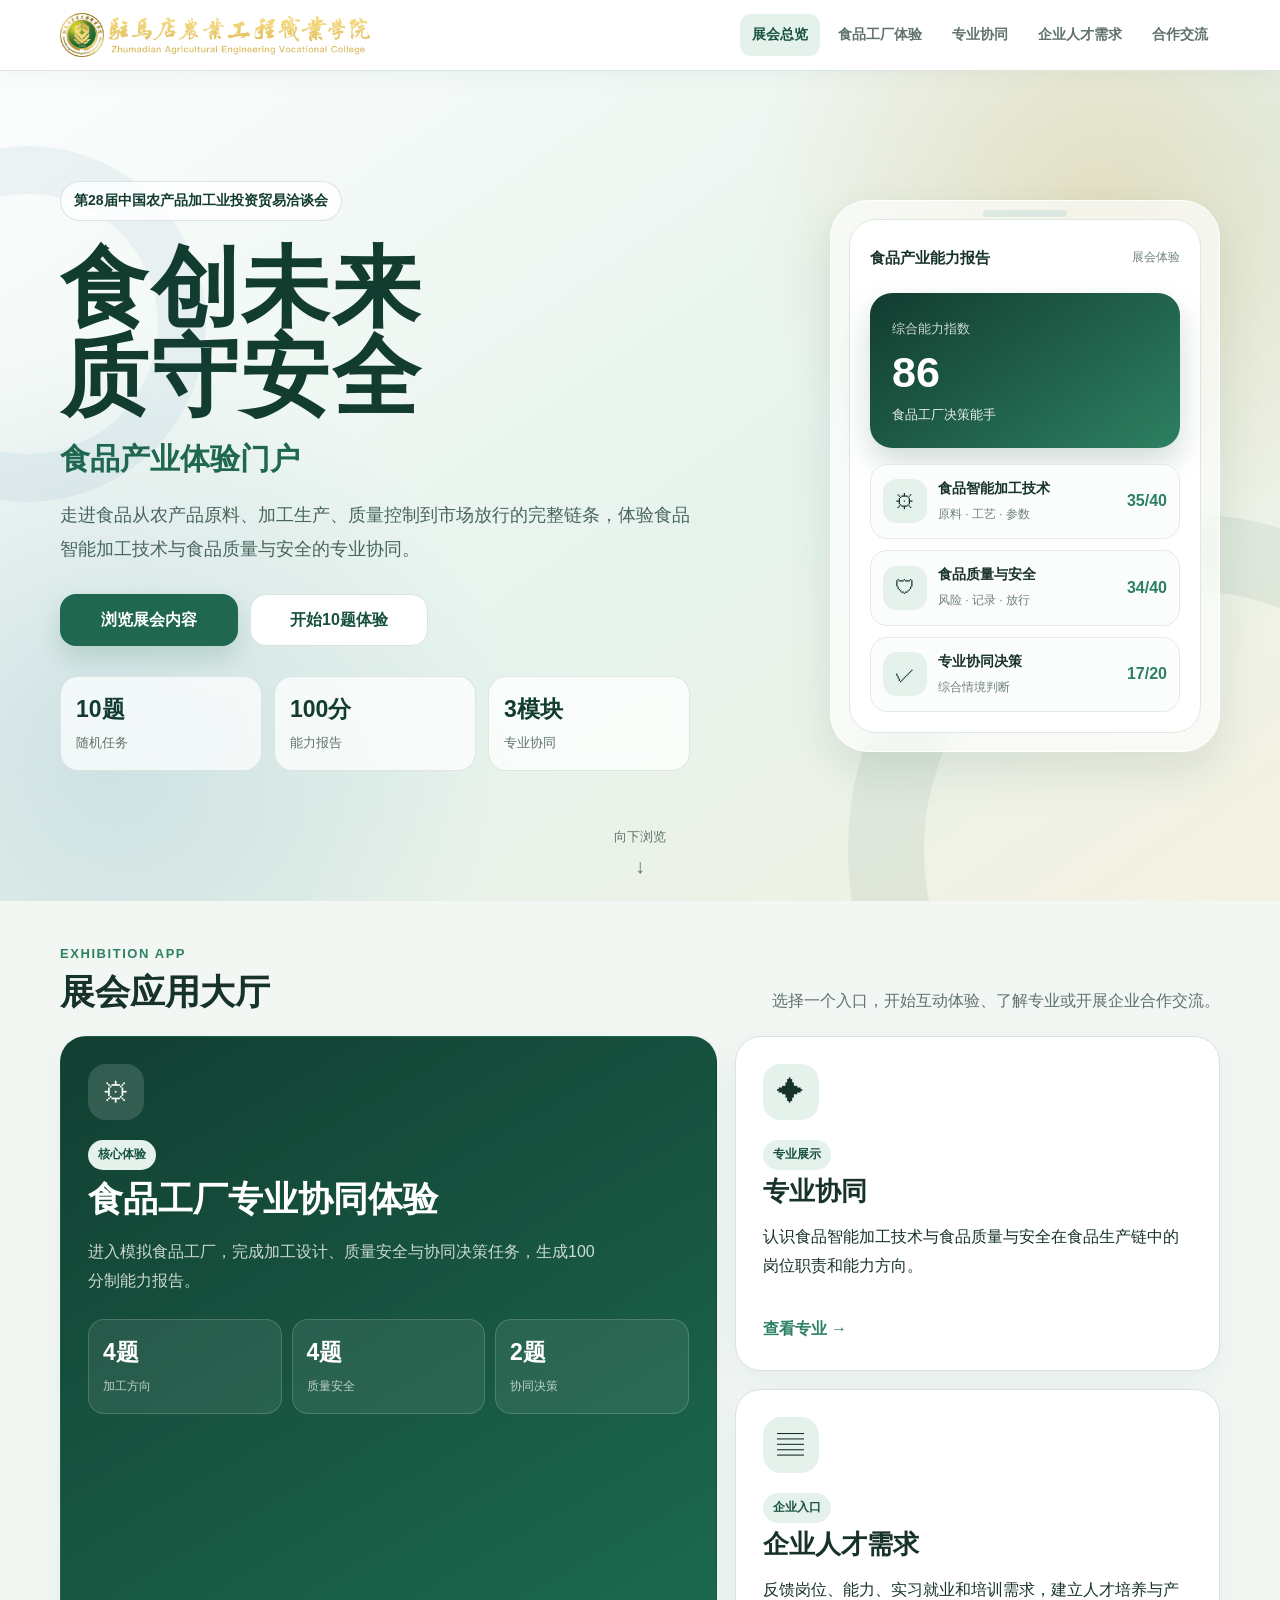
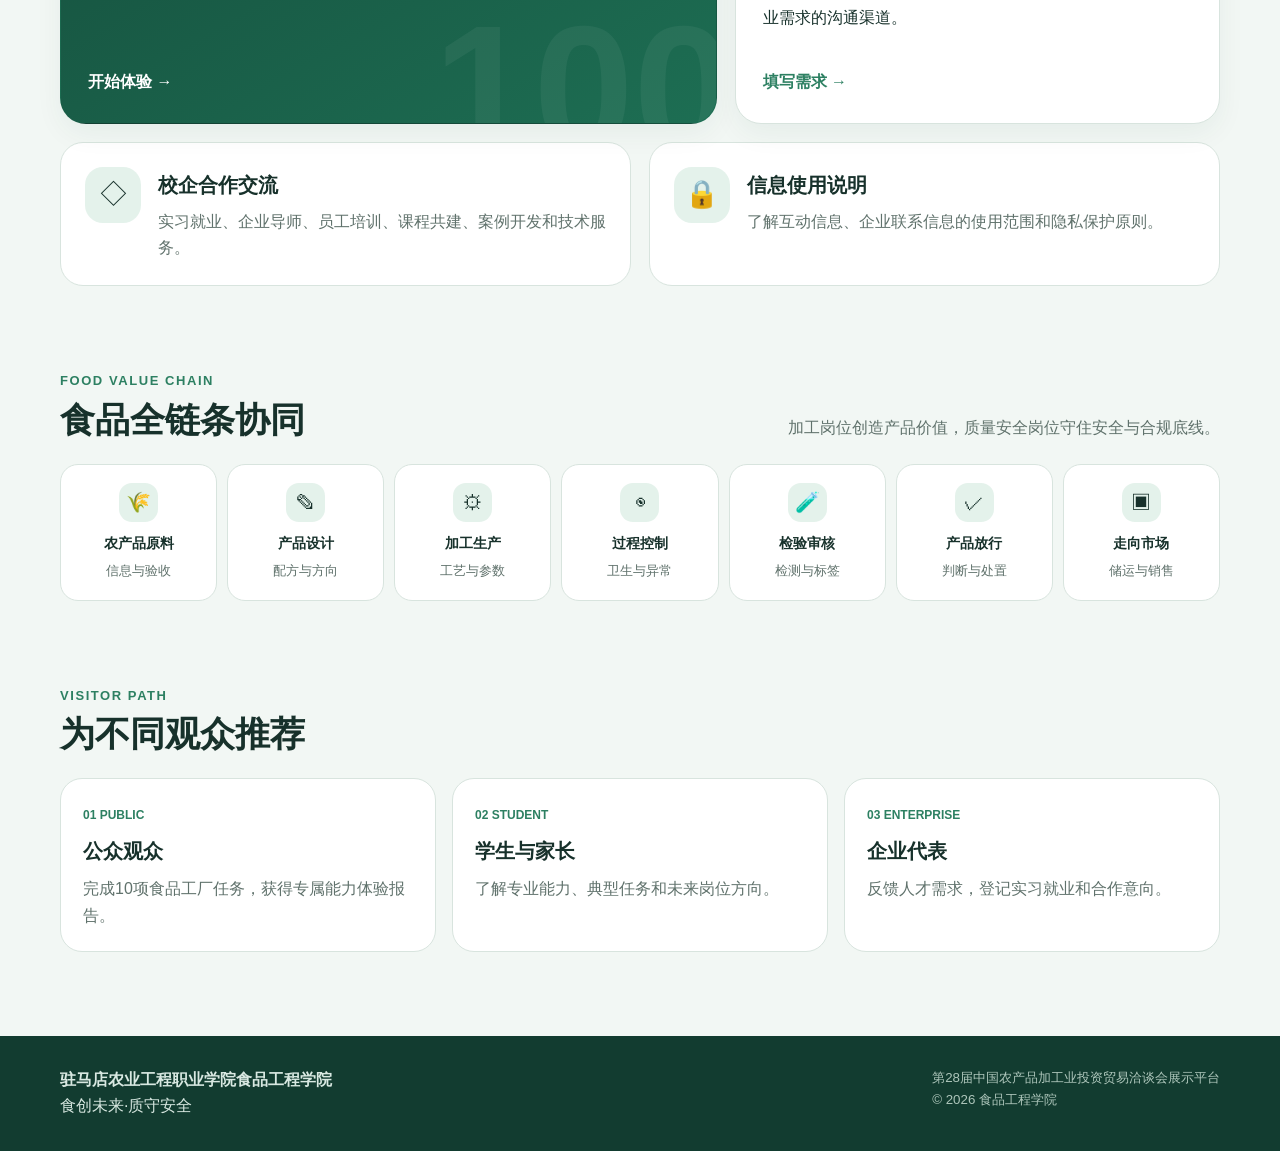
<file: index.html>
<!doctype html><html lang="zh-CN"><head><meta charset="utf-8"><meta name="viewport" content="width=device-width,initial-scale=1"><meta name="theme-color" content="#17513f"><meta name="description" content="驻马店农业工程职业学院食品工程学院展会门户"><link rel="manifest" href="manifest.webmanifest"><link rel="stylesheet" href="assets/styles.css"><title>食品产业体验门户</title></head><body class="app-shell"><header class="site-header"><div class="container header-inner"><a class="brand" href="index.html" aria-label="返回展会总览"><img src="assets/school-logo.png" alt="驻马店农业工程职业学院"></a><button class="menu-btn" type="button" aria-label="打开导航">菜单</button><nav class="nav" aria-label="主导航"><a href="index.html">展会总览</a><a href="challenge.html">食品工厂体验</a><a href="majors.html">专业协同</a><a href="survey.html">企业人才需求</a><a href="cooperation.html">合作交流</a></nav></div></header>
<main>
<section class="app-cover"><div class="container cover-inner"><div class="cover-copy"><span class="cover-event">第28届中国农产品加工业投资贸易洽谈会</span><h1 class="cover-title">食创未来<br>质守安全</h1><div class="cover-subtitle">食品产业体验门户</div><p class="cover-lead">走进食品从农产品原料、加工生产、质量控制到市场放行的完整链条，体验食品智能加工技术与食品质量与安全的专业协同。</p><div class="cover-actions"><a class="btn btn-primary" href="#appHall">浏览展会内容</a><a class="btn btn-secondary" href="challenge.html">开始10题体验</a></div><div class="cover-stats"><div class="cover-stat"><strong>10题</strong><span>随机任务</span></div><div class="cover-stat"><strong>100分</strong><span>能力报告</span></div><div class="cover-stat"><strong>3模块</strong><span>专业协同</span></div></div></div><div class="cover-phone" aria-hidden="true"><div class="phone-screen"><div class="phone-head"><b>食品产业能力报告</b><span>展会体验</span></div><div class="phone-score"><small>综合能力指数</small><strong>86</strong><p>食品工厂决策能手</p></div><div class="phone-module-list"><div class="phone-module"><i>⚙</i><div><b>食品智能加工技术</b><small>原料 · 工艺 · 参数</small></div><em>35/40</em></div><div class="phone-module"><i>🛡</i><div><b>食品质量与安全</b><small>风险 · 记录 · 放行</small></div><em>34/40</em></div><div class="phone-module"><i>✓</i><div><b>专业协同决策</b><small>综合情境判断</small></div><em>17/20</em></div></div></div></div></div><a class="cover-scroll" href="#appHall">向下浏览</a></section>
<section class="section" id="appHall"><div class="container"><div class="app-section-title"><div><div class="kicker">EXHIBITION APP</div><h2>展会应用大厅</h2></div><p>选择一个入口，开始互动体验、了解专业或开展企业合作交流。</p></div><div class="app-module-grid"><a class="app-module challenge" href="challenge.html"><div><div class="app-module-icon">⚙</div><span class="badge">核心体验</span><h3>食品工厂专业协同体验</h3><p>进入模拟食品工厂，完成加工设计、质量安全与协同决策任务，生成100分制能力报告。</p><div class="app-challenge-formula"><div><strong>4题</strong><span>加工方向</span></div><div><strong>4题</strong><span>质量安全</span></div><div><strong>2题</strong><span>协同决策</span></div></div></div><span class="app-module-arrow">开始体验 →</span></a><a class="app-module majors" href="majors.html"><div class="app-module-icon">✦</div><span class="badge">专业展示</span><h3>专业协同</h3><p>认识食品智能加工技术与食品质量与安全在食品生产链中的岗位职责和能力方向。</p><span class="app-module-arrow">查看专业 →</span></a><a class="app-module enterprise" href="survey.html"><div class="app-module-icon">▤</div><span class="badge">企业入口</span><h3>企业人才需求</h3><p>反馈岗位、能力、实习就业和培训需求，建立人才培养与产业需求的沟通渠道。</p><span class="app-module-arrow">填写需求 →</span></a></div><div class="app-service-grid"><a class="app-service-card" href="cooperation.html"><div class="app-module-icon">◇</div><div><h3>校企合作交流</h3><p>实习就业、企业导师、员工培训、课程共建、案例开发和技术服务。</p></div></a><a class="app-service-card" href="privacy.html"><div class="app-module-icon">🔒</div><div><h3>信息使用说明</h3><p>了解互动信息、企业联系信息的使用范围和隐私保护原则。</p></div></a></div></div></section>
<section class="section"><div class="container"><div class="app-section-title"><div><div class="kicker">FOOD VALUE CHAIN</div><h2>食品全链条协同</h2></div><p>加工岗位创造产品价值，质量安全岗位守住安全与合规底线。</p></div><div class="app-route"><div class="app-route-step"><span>🌾</span><b>农产品原料</b><small>信息与验收</small></div><div class="app-route-step"><span>✎</span><b>产品设计</b><small>配方与方向</small></div><div class="app-route-step"><span>⚙</span><b>加工生产</b><small>工艺与参数</small></div><div class="app-route-step"><span>◉</span><b>过程控制</b><small>卫生与异常</small></div><div class="app-route-step"><span>🧪</span><b>检验审核</b><small>检测与标签</small></div><div class="app-route-step"><span>✓</span><b>产品放行</b><small>判断与处置</small></div><div class="app-route-step"><span>▣</span><b>走向市场</b><small>储运与销售</small></div></div></div></section>
<section class="section"><div class="container"><div class="app-section-title"><div><div class="kicker">VISITOR PATH</div><h2>为不同观众推荐</h2></div></div><div class="visitor-paths"><a class="visitor-path" href="challenge.html"><span class="path-number">01 PUBLIC</span><h3>公众观众</h3><p>完成10项食品工厂任务，获得专属能力体验报告。</p></a><a class="visitor-path" href="majors.html"><span class="path-number">02 STUDENT</span><h3>学生与家长</h3><p>了解专业能力、典型任务和未来岗位方向。</p></a><a class="visitor-path" href="survey.html"><span class="path-number">03 ENTERPRISE</span><h3>企业代表</h3><p>反馈人才需求，登记实习就业和合作意向。</p></a></div></div></section>
</main><footer class="site-footer"><div class="container footer-grid"><div><b>驻马店农业工程职业学院食品工程学院</b><div>食创未来·质守安全</div></div><small>第28届中国农产品加工业投资贸易洽谈会展示平台<br>© <span data-year></span> 食品工程学院</small></div></footer><div class="toast" role="status"></div><script src="assets/common.js"></script></body></html>
</file>
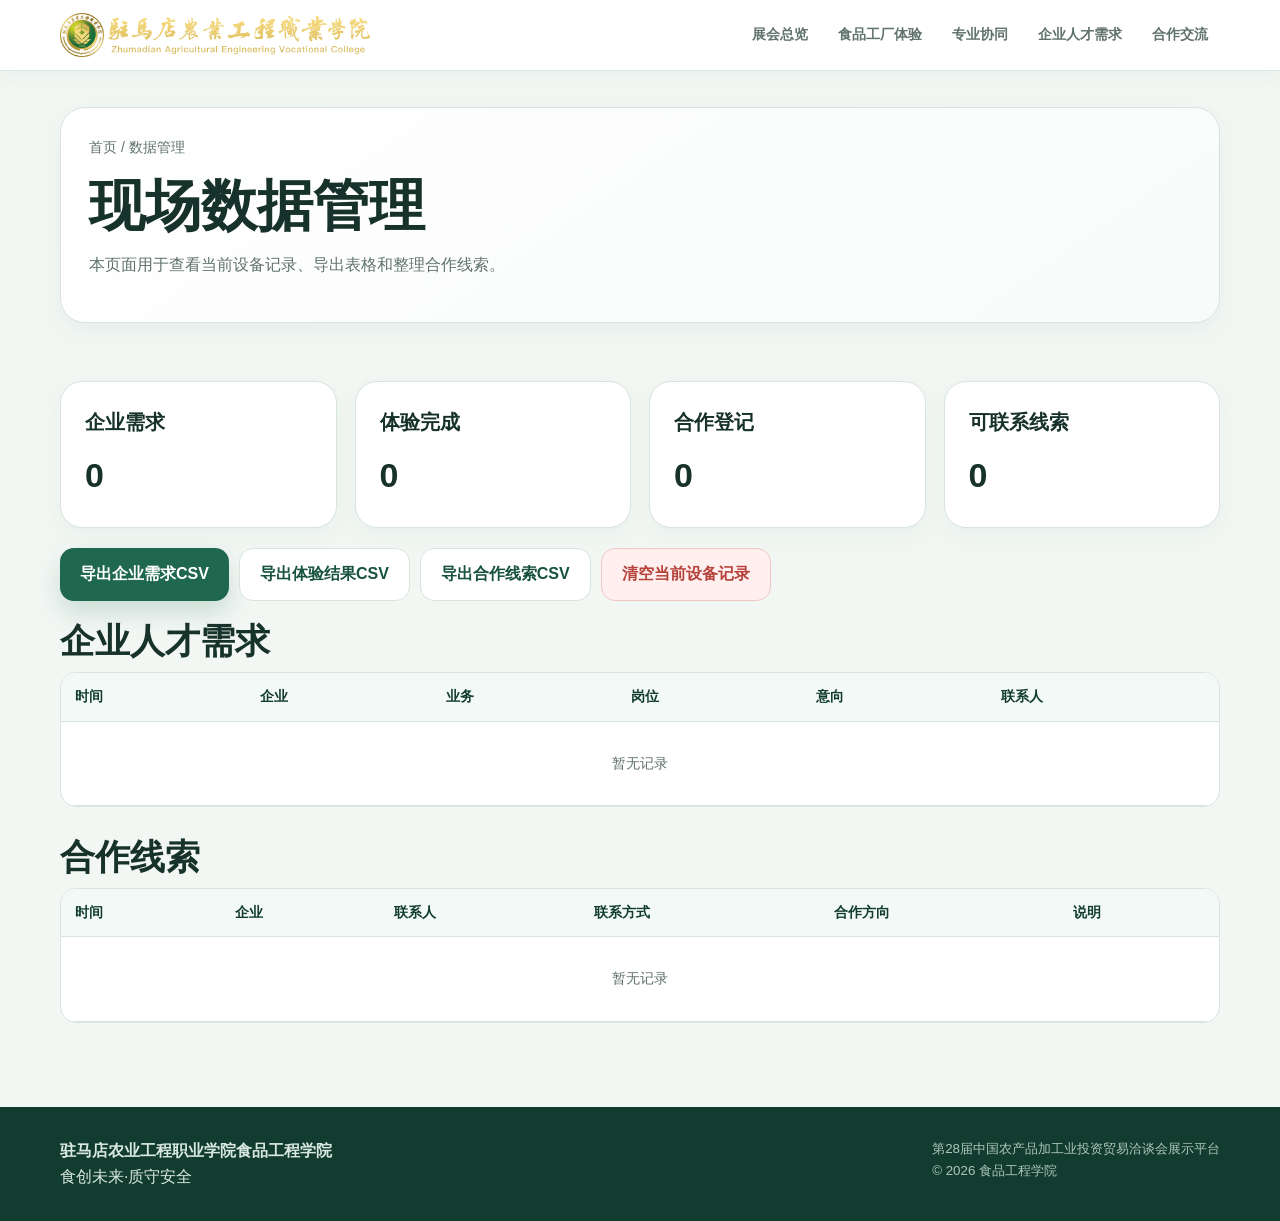
<file: admin.html>
<!doctype html><html lang="zh-CN"><head><meta charset="utf-8"><meta name="viewport" content="width=device-width,initial-scale=1"><meta name="theme-color" content="#17513f"><meta name="description" content="驻马店农业工程职业学院食品工程学院展会门户"><link rel="manifest" href="manifest.webmanifest"><link rel="stylesheet" href="assets/styles.css"><title>现场数据管理</title></head><body><header class="site-header"><div class="container header-inner"><a class="brand" href="index.html" aria-label="返回展会总览"><img src="assets/school-logo.png" alt="驻马店农业工程职业学院"></a><button class="menu-btn" type="button" aria-label="打开导航">菜单</button><nav class="nav" aria-label="主导航"><a href="index.html">展会总览</a><a href="challenge.html">食品工厂体验</a><a href="majors.html">专业协同</a><a href="survey.html">企业人才需求</a><a href="cooperation.html">合作交流</a></nav></div></header>
<main><section class="page-title"><div class="container"><div class="inner"><div class="breadcrumb"><a href="index.html">首页</a> / 数据管理</div><h1>现场数据管理</h1><p class="muted">本页面用于查看当前设备记录、导出表格和整理合作线索。</p></div></div></section><section class="section"><div class="container"><div class="grid grid-4" style="margin-bottom:20px"><div class="card"><h3>企业需求</h3><strong id="surveyCount" style="font-size:34px">0</strong></div><div class="card"><h3>体验完成</h3><strong id="challengeCount" style="font-size:34px">0</strong></div><div class="card"><h3>合作登记</h3><strong id="coopCount" style="font-size:34px">0</strong></div><div class="card"><h3>可联系线索</h3><strong id="contactCount" style="font-size:34px">0</strong></div></div><div class="dashboard-actions"><button class="btn btn-primary" id="exportSurvey">导出企业需求CSV</button><button class="btn btn-secondary" id="exportChallenge">导出体验结果CSV</button><button class="btn btn-secondary" id="exportCoop">导出合作线索CSV</button><button class="btn btn-danger" id="clearData">清空当前设备记录</button></div><h2>企业人才需求</h2><div class="table-wrap"><table><thead><tr><th>时间</th><th>企业</th><th>业务</th><th>岗位</th><th>意向</th><th>联系人</th></tr></thead><tbody id="surveyRows"></tbody></table></div><h2 style="margin-top:28px">合作线索</h2><div class="table-wrap"><table><thead><tr><th>时间</th><th>企业</th><th>联系人</th><th>联系方式</th><th>合作方向</th><th>说明</th></tr></thead><tbody id="coopRows"></tbody></table></div></div></section></main><footer class="site-footer"><div class="container footer-grid"><div><b>驻马店农业工程职业学院食品工程学院</b><div>食创未来·质守安全</div></div><small>第28届中国农产品加工业投资贸易洽谈会展示平台<br>© <span data-year></span> 食品工程学院</small></div></footer><div class="toast" role="status"></div><script src="assets/common.js"></script><script src="assets/admin.js"></script></body></html>
</file>
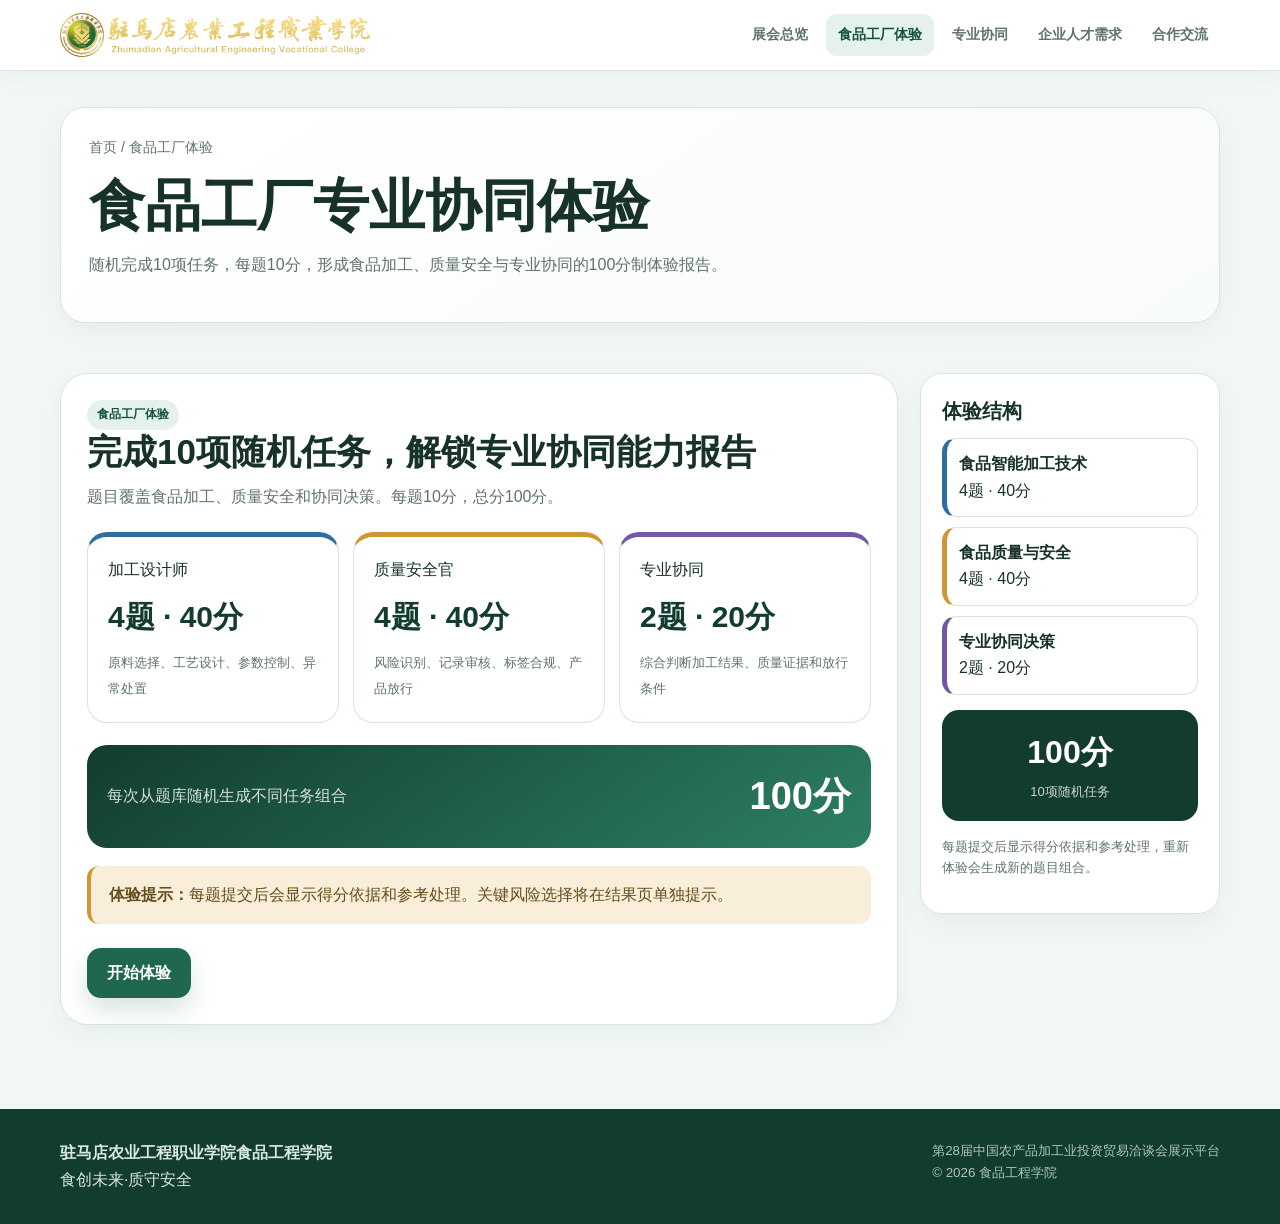
<file: challenge.html>
<!doctype html><html lang="zh-CN"><head><meta charset="utf-8"><meta name="viewport" content="width=device-width,initial-scale=1"><meta name="theme-color" content="#17513f"><meta name="description" content="驻马店农业工程职业学院食品工程学院展会门户"><link rel="manifest" href="manifest.webmanifest"><link rel="stylesheet" href="assets/styles.css"><title>食品工厂专业协同体验</title></head><body class="app-shell challenge-page"><header class="site-header"><div class="container header-inner"><a class="brand" href="index.html" aria-label="返回展会总览"><img src="assets/school-logo.png" alt="驻马店农业工程职业学院"></a><button class="menu-btn" type="button" aria-label="打开导航">菜单</button><nav class="nav" aria-label="主导航"><a href="index.html">展会总览</a><a href="challenge.html">食品工厂体验</a><a href="majors.html">专业协同</a><a href="survey.html">企业人才需求</a><a href="cooperation.html">合作交流</a></nav></div></header>
<main><section class="page-title"><div class="container"><div class="inner"><div class="breadcrumb"><a href="index.html">首页</a> / 食品工厂体验</div><h1>食品工厂专业协同体验</h1><p class="muted">随机完成10项任务，每题10分，形成食品加工、质量安全与专业协同的100分制体验报告。</p></div></div></section><section class="section"><div class="container"><div class="challenge-layout"><div class="card" id="challengeBox"><div id="challengeHeader" class="hidden"><div class="challenge-topline"><span id="moduleBadge" class="badge"></span><span id="progressText" class="muted"></span></div><div id="stepper" class="stepper" aria-label="答题进度"></div></div><div id="challengeContent"></div><div class="button-row" id="challengeActions"><button class="btn btn-primary" id="nextBtn" type="button">开始体验</button></div></div><aside class="sticky-card" id="scoreGuide"><h3>体验结构</h3><div class="mini-score processing"><b>食品智能加工技术</b><span>4题 · 40分</span></div><div class="mini-score quality"><b>食品质量与安全</b><span>4题 · 40分</span></div><div class="mini-score joint"><b>专业协同决策</b><span>2题 · 20分</span></div><div class="score-guide-total"><strong>100分</strong><span>10项随机任务</span></div><p class="help">每题提交后显示得分依据和参考处理，重新体验会生成新的题目组合。</p></aside></div></div></section></main><footer class="site-footer"><div class="container footer-grid"><div><b>驻马店农业工程职业学院食品工程学院</b><div>食创未来·质守安全</div></div><small>第28届中国农产品加工业投资贸易洽谈会展示平台<br>© <span data-year></span> 食品工程学院</small></div></footer><div class="toast" role="status"></div><script src="assets/common.js"></script><script src="assets/question-bank.js"></script><script src="assets/challenge.js"></script></body></html>
</file>
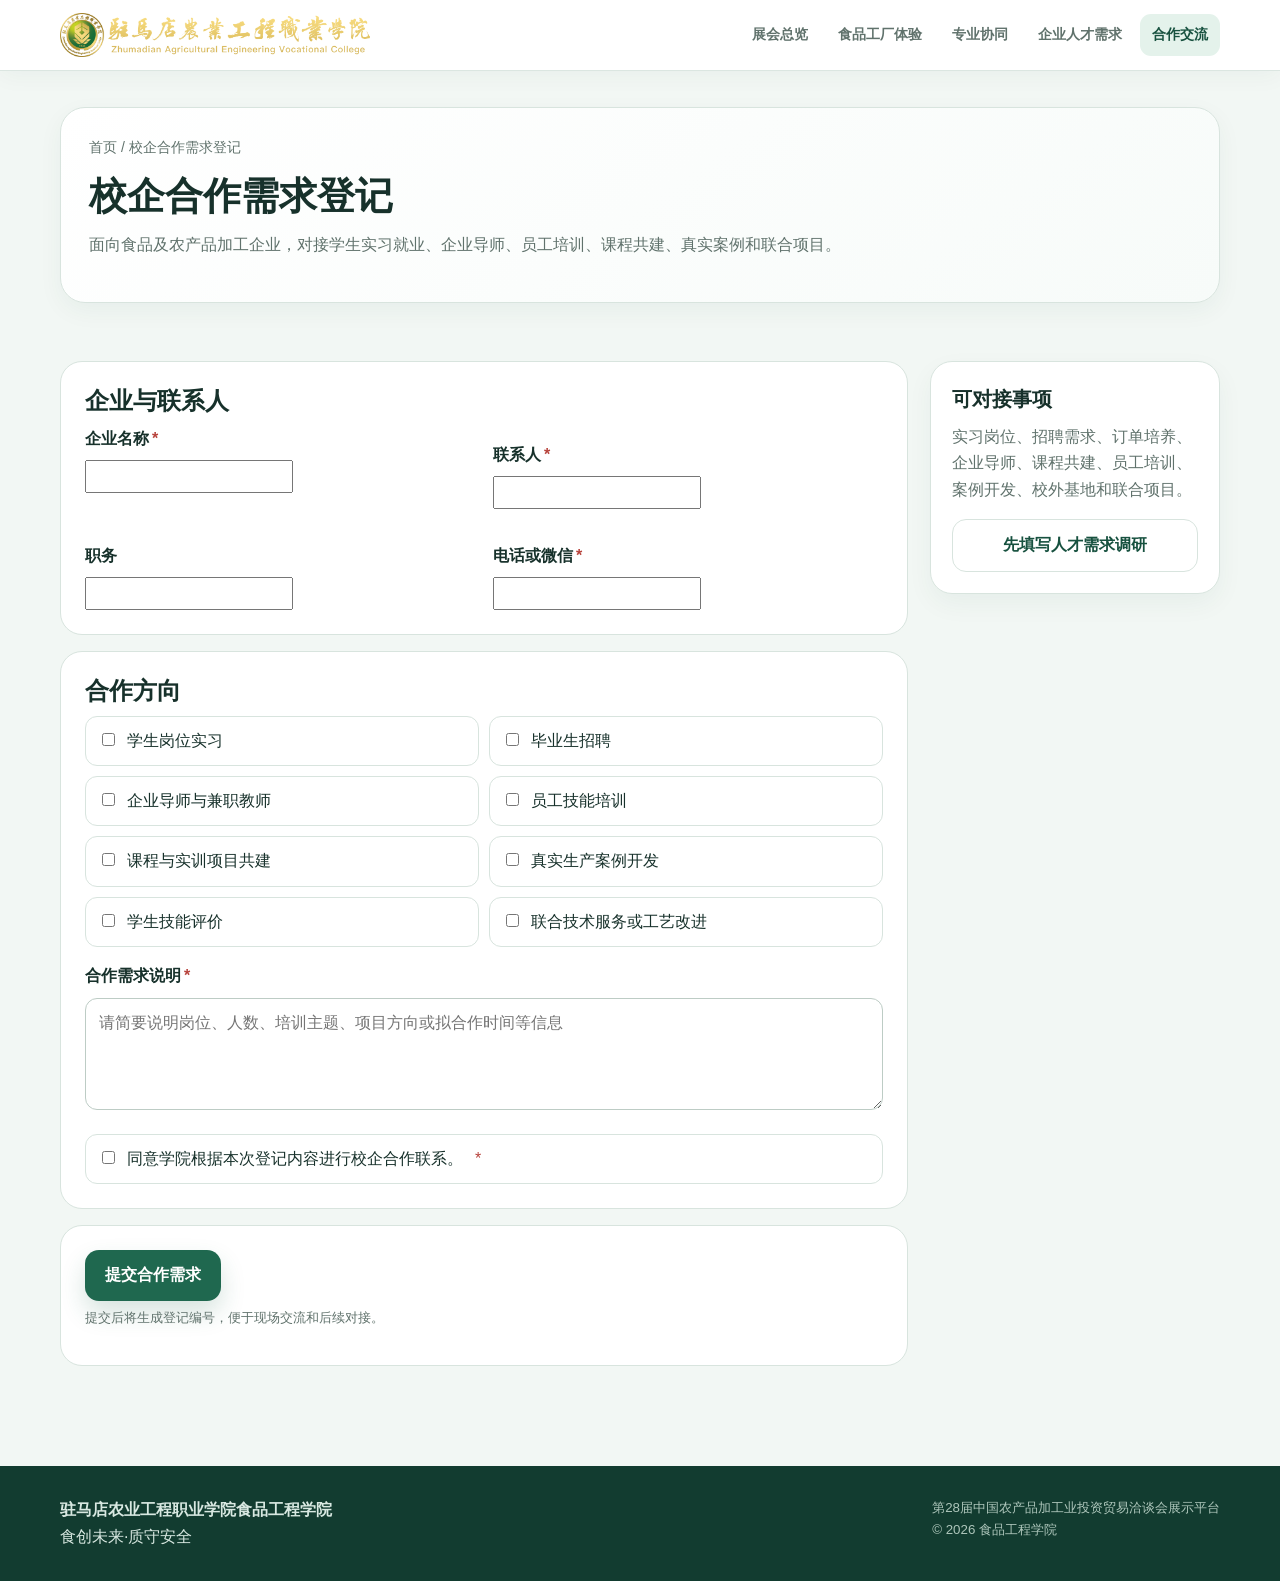
<file: cooperation.html>
<!doctype html><html lang="zh-CN"><head><meta charset="utf-8"><meta name="viewport" content="width=device-width,initial-scale=1"><meta name="theme-color" content="#1f4d3f"><meta name="description" content="驻马店农业工程职业学院食品工程学院农洽会互动平台"><link rel="manifest" href="manifest.webmanifest"><link rel="stylesheet" href="assets/styles.css"><title>校企合作需求登记</title></head><body class="app-shell">
<header class="site-header"><div class="container header-inner"><a class="brand" href="index.html" aria-label="返回展会总览"><img src="assets/school-logo.png" alt="驻马店农业工程职业学院"></a><button class="menu-btn" type="button" aria-label="打开导航">菜单</button><nav class="nav" aria-label="主导航"><a href="index.html">展会总览</a><a href="challenge.html">食品工厂体验</a><a href="majors.html">专业协同</a><a href="survey.html">企业人才需求</a><a href="cooperation.html">合作交流</a></nav></div></header>
<main><section class="page-title"><div class="container"><div class="inner"><div class="breadcrumb"><a href="index.html">首页</a> / 校企合作需求登记</div><h1 style="font-size:38px">校企合作需求登记</h1><p class="muted">面向食品及农产品加工企业，对接学生实习就业、企业导师、员工培训、课程共建、真实案例和联合项目。</p></div></div></section>
<section class="section"><div class="container form-shell"><form id="coopForm">
<div class="form-card"><h2 style="font-size:24px">企业与联系人</h2><div class="grid grid-2"><div class="field"><label class="label">企业名称<span class="required">*</span></label><input name="company" required maxlength="80"></div><div class="field"><label class="label">联系人<span class="required">*</span></label><input name="contact" required maxlength="30"></div><div class="field"><label class="label">职务</label><input name="position" maxlength="40"></div><div class="field"><label class="label">电话或微信<span class="required">*</span></label><input name="phone" required maxlength="40"></div></div></div>
<div class="form-card"><h2 style="font-size:24px">合作方向</h2><div class="option-grid" data-required-group="types"><label class="option"><input type="checkbox" name="types" value="学生岗位实习">学生岗位实习</label><label class="option"><input type="checkbox" name="types" value="毕业生招聘">毕业生招聘</label><label class="option"><input type="checkbox" name="types" value="企业导师与兼职教师">企业导师与兼职教师</label><label class="option"><input type="checkbox" name="types" value="员工技能培训">员工技能培训</label><label class="option"><input type="checkbox" name="types" value="课程与实训项目共建">课程与实训项目共建</label><label class="option"><input type="checkbox" name="types" value="真实生产案例开发">真实生产案例开发</label><label class="option"><input type="checkbox" name="types" value="学生技能评价">学生技能评价</label><label class="option"><input type="checkbox" name="types" value="联合技术服务或工艺改进">联合技术服务或工艺改进</label></div><div class="field"><label class="label">合作需求说明<span class="required">*</span></label><textarea name="detail" required placeholder="请简要说明岗位、人数、培训主题、项目方向或拟合作时间等信息"></textarea></div><div class="field"><label class="option"><input type="checkbox" name="consent" required>同意学院根据本次登记内容进行校企合作联系。<span class="required">*</span></label></div></div>
<div class="form-card"><button class="btn btn-primary" type="submit">提交合作需求</button><p class="help">提交后将生成登记编号，便于现场交流和后续对接。</p></div></form>
<aside class="sticky-card"><h3>可对接事项</h3><p class="muted">实习岗位、招聘需求、订单培养、企业导师、课程共建、员工培训、案例开发、校外基地和联合项目。</p><a class="btn btn-secondary" href="survey.html" style="width:100%">先填写人才需求调研</a></aside></div></section></main>
<footer class="site-footer"><div class="container footer-grid"><div><b>驻马店农业工程职业学院食品工程学院</b><div>食创未来·质守安全</div></div><small>第28届中国农产品加工业投资贸易洽谈会展示平台<br>© <span data-year></span> 食品工程学院</small></div></footer><div class="toast" role="status"></div><script src="assets/common.js"></script><script src="assets/cooperation.js"></script></body></html>
</file>
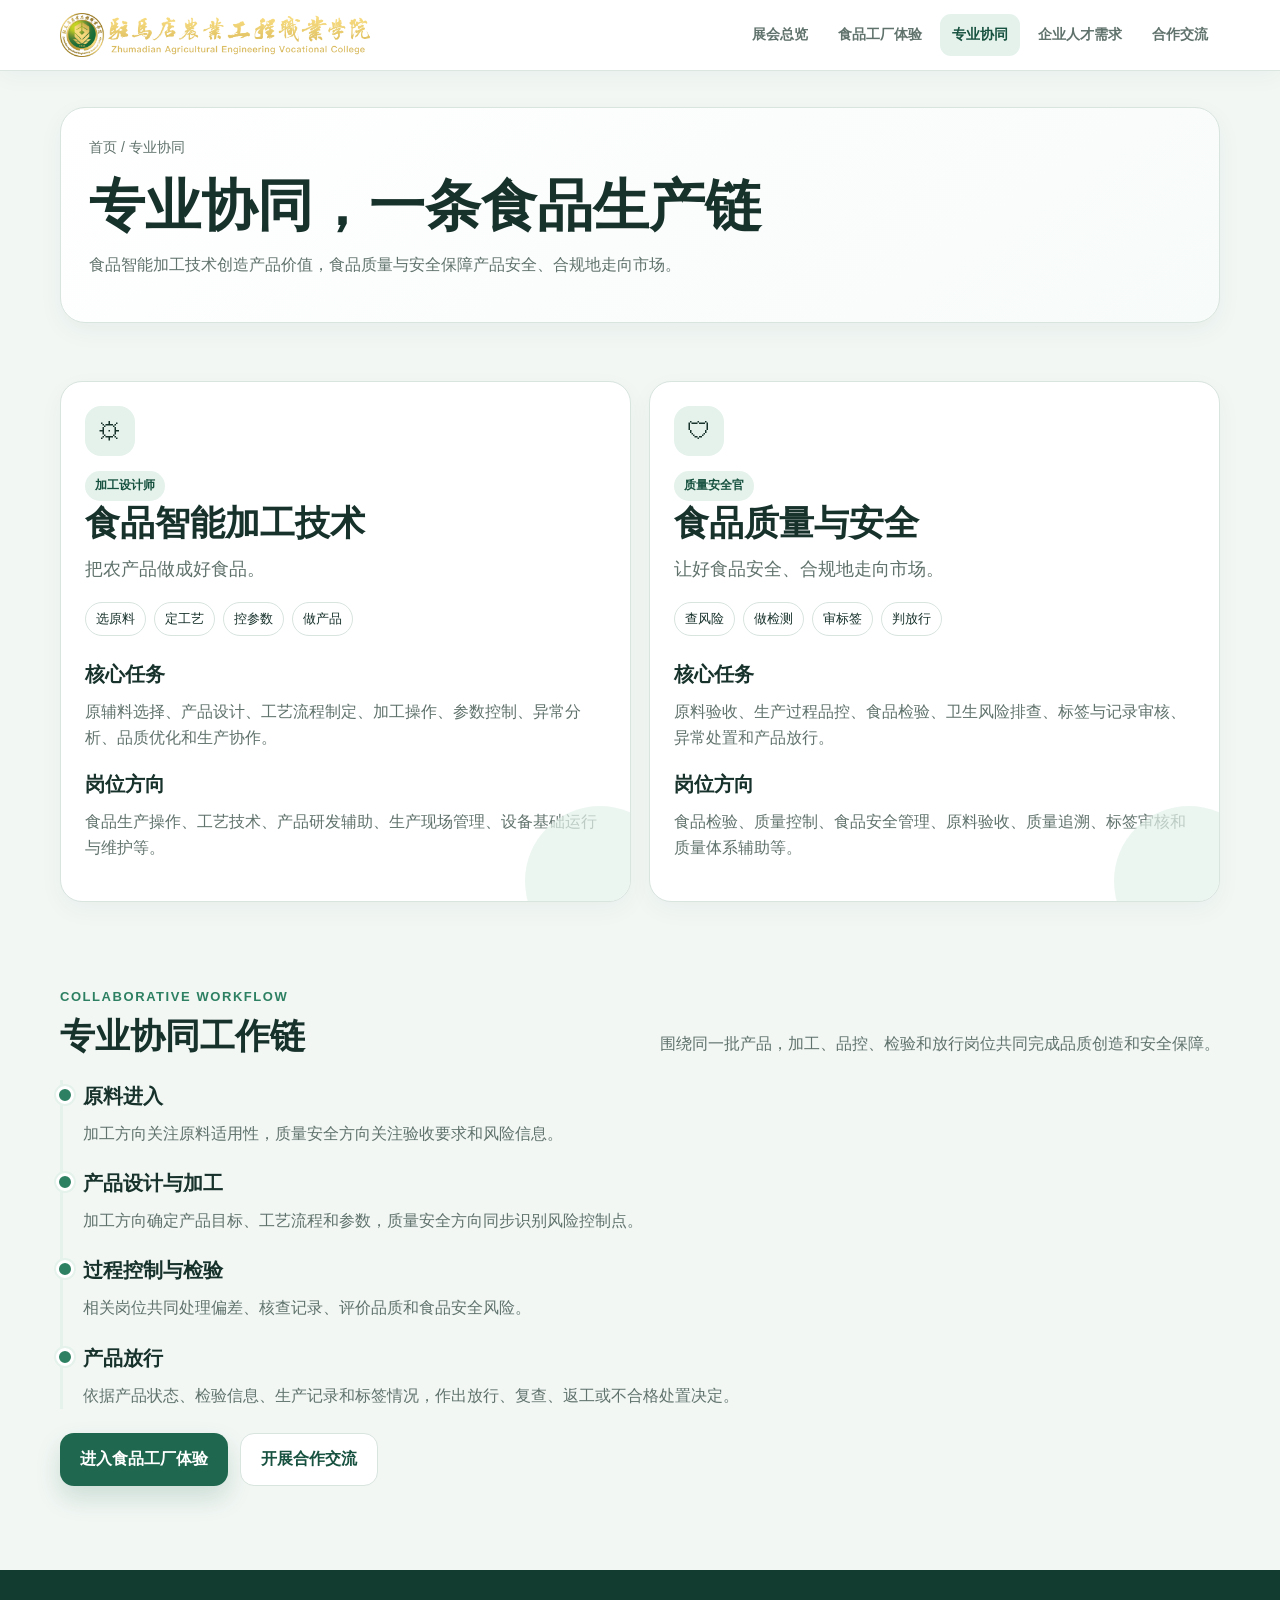
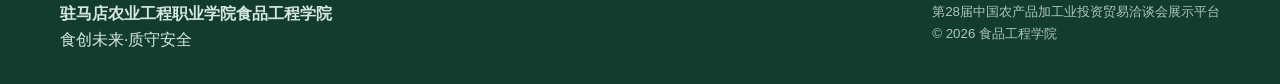
<file: majors.html>
<!doctype html><html lang="zh-CN"><head><meta charset="utf-8"><meta name="viewport" content="width=device-width,initial-scale=1"><meta name="theme-color" content="#17513f"><meta name="description" content="驻马店农业工程职业学院食品工程学院展会门户"><link rel="manifest" href="manifest.webmanifest"><link rel="stylesheet" href="assets/styles.css"><title>专业协同</title></head><body class="app-shell"><header class="site-header"><div class="container header-inner"><a class="brand" href="index.html" aria-label="返回展会总览"><img src="assets/school-logo.png" alt="驻马店农业工程职业学院"></a><button class="menu-btn" type="button" aria-label="打开导航">菜单</button><nav class="nav" aria-label="主导航"><a href="index.html">展会总览</a><a href="challenge.html">食品工厂体验</a><a href="majors.html">专业协同</a><a href="survey.html">企业人才需求</a><a href="cooperation.html">合作交流</a></nav></div></header>
<main><section class="page-title"><div class="container"><div class="inner"><div class="breadcrumb"><a href="index.html">首页</a> / 专业协同</div><h1>专业协同，一条食品生产链</h1><p class="muted">食品智能加工技术创造产品价值，食品质量与安全保障产品安全、合规地走向市场。</p></div></div></section><section class="section"><div class="container grid grid-2"><article class="card major-card"><div class="icon">⚙</div><span class="badge">加工设计师</span><h2>食品智能加工技术</h2><p class="lead">把农产品做成好食品。</p><div class="tags"><span class="tag">选原料</span><span class="tag">定工艺</span><span class="tag">控参数</span><span class="tag">做产品</span></div><h3 style="margin-top:22px">核心任务</h3><p class="muted">原辅料选择、产品设计、工艺流程制定、加工操作、参数控制、异常分析、品质优化和生产协作。</p><h3>岗位方向</h3><p class="muted">食品生产操作、工艺技术、产品研发辅助、生产现场管理、设备基础运行与维护等。</p></article><article class="card major-card"><div class="icon">🛡</div><span class="badge">质量安全官</span><h2>食品质量与安全</h2><p class="lead">让好食品安全、合规地走向市场。</p><div class="tags"><span class="tag">查风险</span><span class="tag">做检测</span><span class="tag">审标签</span><span class="tag">判放行</span></div><h3 style="margin-top:22px">核心任务</h3><p class="muted">原料验收、生产过程品控、食品检验、卫生风险排查、标签与记录审核、异常处置和产品放行。</p><h3>岗位方向</h3><p class="muted">食品检验、质量控制、食品安全管理、原料验收、质量追溯、标签审核和质量体系辅助等。</p></article></div></section><section class="section"><div class="container"><div class="app-section-title"><div><div class="kicker">COLLABORATIVE WORKFLOW</div><h2>专业协同工作链</h2></div><p>围绕同一批产品，加工、品控、检验和放行岗位共同完成品质创造和安全保障。</p></div><div class="timeline"><div class="timeline-item"><h3>原料进入</h3><p class="muted">加工方向关注原料适用性，质量安全方向关注验收要求和风险信息。</p></div><div class="timeline-item"><h3>产品设计与加工</h3><p class="muted">加工方向确定产品目标、工艺流程和参数，质量安全方向同步识别风险控制点。</p></div><div class="timeline-item"><h3>过程控制与检验</h3><p class="muted">相关岗位共同处理偏差、核查记录、评价品质和食品安全风险。</p></div><div class="timeline-item"><h3>产品放行</h3><p class="muted">依据产品状态、检验信息、生产记录和标签情况，作出放行、复查、返工或不合格处置决定。</p></div></div><div class="button-row"><a class="btn btn-primary" href="challenge.html">进入食品工厂体验</a><a class="btn btn-secondary" href="cooperation.html">开展合作交流</a></div></div></section></main><footer class="site-footer"><div class="container footer-grid"><div><b>驻马店农业工程职业学院食品工程学院</b><div>食创未来·质守安全</div></div><small>第28届中国农产品加工业投资贸易洽谈会展示平台<br>© <span data-year></span> 食品工程学院</small></div></footer><div class="toast" role="status"></div><script src="assets/common.js"></script></body></html>
</file>
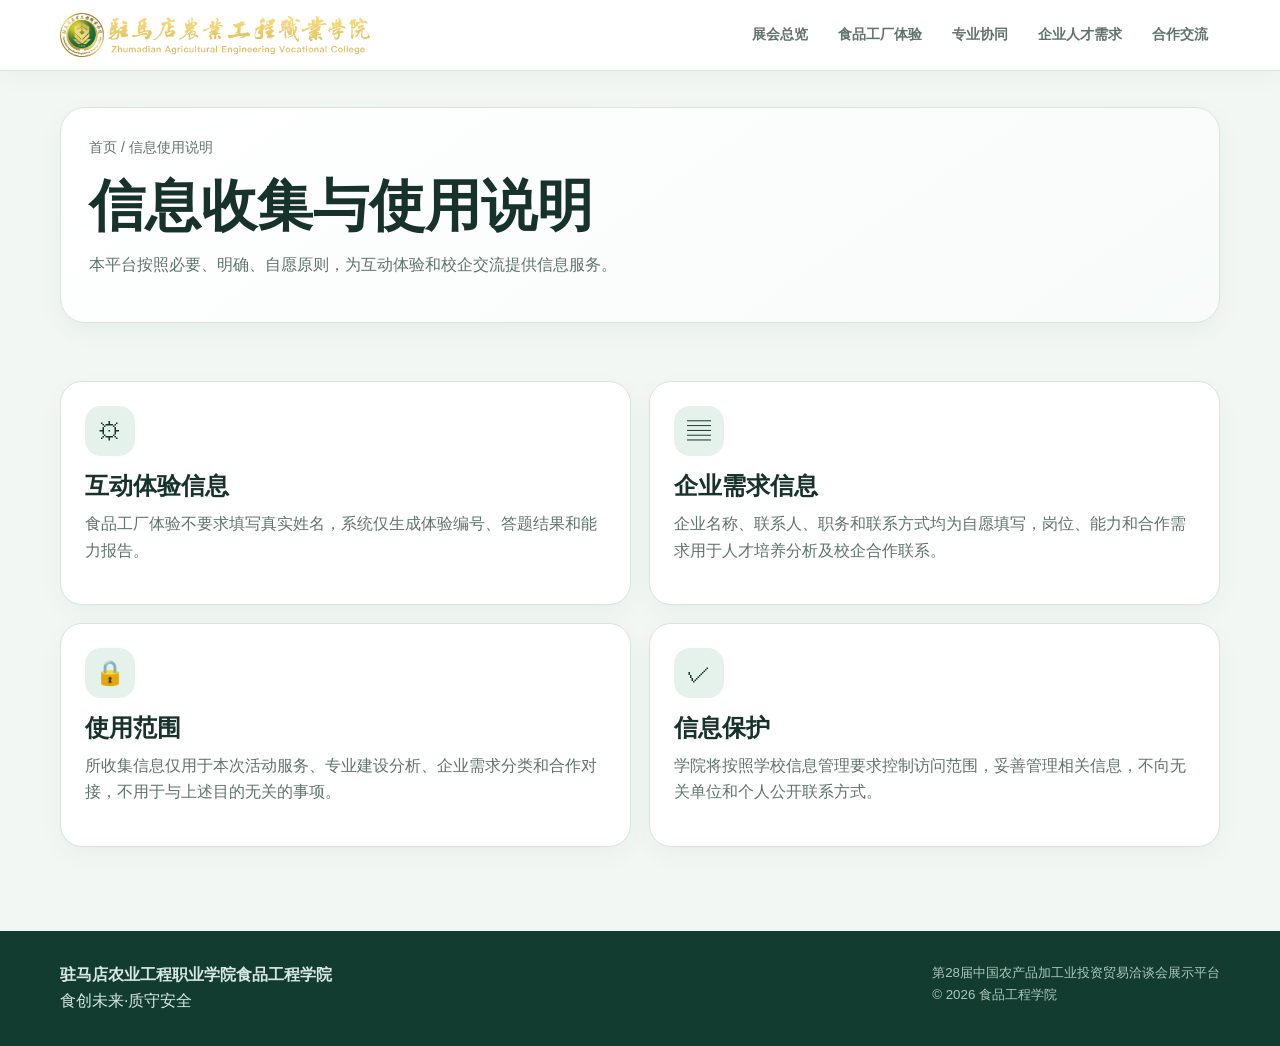
<file: privacy.html>
<!doctype html><html lang="zh-CN"><head><meta charset="utf-8"><meta name="viewport" content="width=device-width,initial-scale=1"><meta name="theme-color" content="#17513f"><meta name="description" content="驻马店农业工程职业学院食品工程学院展会门户"><link rel="manifest" href="manifest.webmanifest"><link rel="stylesheet" href="assets/styles.css"><title>信息收集与使用说明</title></head><body class="app-shell"><header class="site-header"><div class="container header-inner"><a class="brand" href="index.html" aria-label="返回展会总览"><img src="assets/school-logo.png" alt="驻马店农业工程职业学院"></a><button class="menu-btn" type="button" aria-label="打开导航">菜单</button><nav class="nav" aria-label="主导航"><a href="index.html">展会总览</a><a href="challenge.html">食品工厂体验</a><a href="majors.html">专业协同</a><a href="survey.html">企业人才需求</a><a href="cooperation.html">合作交流</a></nav></div></header>
<main><section class="page-title"><div class="container"><div class="inner"><div class="breadcrumb"><a href="index.html">首页</a> / 信息使用说明</div><h1>信息收集与使用说明</h1><p class="muted">本平台按照必要、明确、自愿原则，为互动体验和校企交流提供信息服务。</p></div></div></section><section class="section"><div class="container grid grid-2"><div class="card"><div class="icon">⚙</div><h2 style="font-size:24px">互动体验信息</h2><p class="muted">食品工厂体验不要求填写真实姓名，系统仅生成体验编号、答题结果和能力报告。</p></div><div class="card"><div class="icon">▤</div><h2 style="font-size:24px">企业需求信息</h2><p class="muted">企业名称、联系人、职务和联系方式均为自愿填写，岗位、能力和合作需求用于人才培养分析及校企合作联系。</p></div><div class="card"><div class="icon">🔒</div><h2 style="font-size:24px">使用范围</h2><p class="muted">所收集信息仅用于本次活动服务、专业建设分析、企业需求分类和合作对接，不用于与上述目的无关的事项。</p></div><div class="card"><div class="icon">✓</div><h2 style="font-size:24px">信息保护</h2><p class="muted">学院将按照学校信息管理要求控制访问范围，妥善管理相关信息，不向无关单位和个人公开联系方式。</p></div></div></section></main><footer class="site-footer"><div class="container footer-grid"><div><b>驻马店农业工程职业学院食品工程学院</b><div>食创未来·质守安全</div></div><small>第28届中国农产品加工业投资贸易洽谈会展示平台<br>© <span data-year></span> 食品工程学院</small></div></footer><div class="toast" role="status"></div><script src="assets/common.js"></script></body></html>
</file>
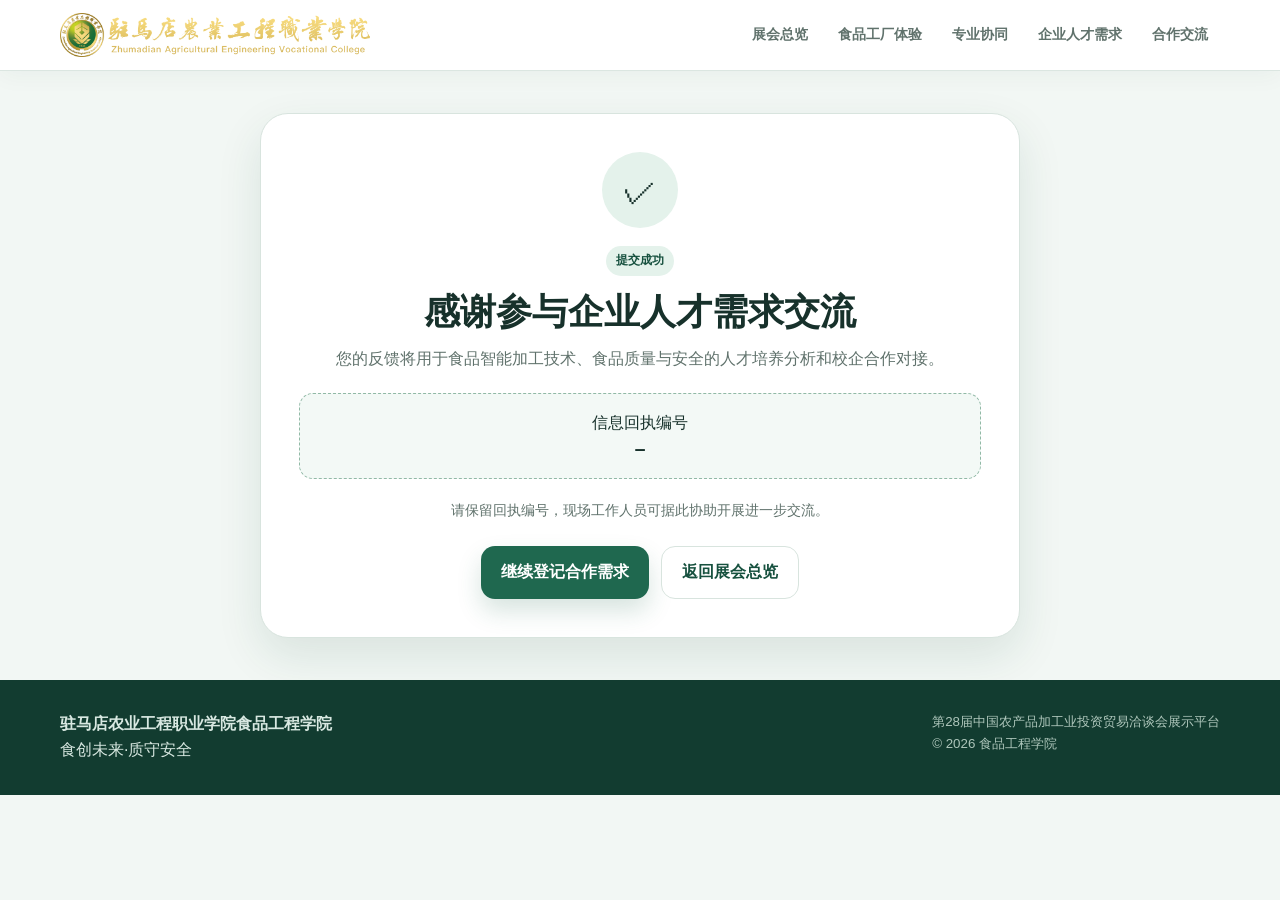
<file: survey-success.html>
<!doctype html><html lang="zh-CN"><head><meta charset="utf-8"><meta name="viewport" content="width=device-width,initial-scale=1"><meta name="theme-color" content="#17513f"><meta name="description" content="驻马店农业工程职业学院食品工程学院展会门户"><link rel="manifest" href="manifest.webmanifest"><link rel="stylesheet" href="assets/styles.css"><title>需求信息提交成功</title></head><body class="app-shell"><header class="site-header"><div class="container header-inner"><a class="brand" href="index.html" aria-label="返回展会总览"><img src="assets/school-logo.png" alt="驻马店农业工程职业学院"></a><button class="menu-btn" type="button" aria-label="打开导航">菜单</button><nav class="nav" aria-label="主导航"><a href="index.html">展会总览</a><a href="challenge.html">食品工厂体验</a><a href="majors.html">专业协同</a><a href="survey.html">企业人才需求</a><a href="cooperation.html">合作交流</a></nav></div></header>
<main><div class="container"><section class="success-box"><div class="success-icon">✓</div><span class="badge">提交成功</span><h1 style="font-size:36px">感谢参与企业人才需求交流</h1><p class="muted">您的反馈将用于食品智能加工技术、食品质量与安全的人才培养分析和校企合作对接。</p><div class="receipt"><div>信息回执编号</div><strong id="receiptId">—</strong></div><p class="muted" style="font-size:14px">请保留回执编号，现场工作人员可据此协助开展进一步交流。</p><div class="button-row" style="justify-content:center"><a class="btn btn-primary" href="cooperation.html">继续登记合作需求</a><a class="btn btn-secondary" href="index.html">返回展会总览</a></div></section></div></main><footer class="site-footer"><div class="container footer-grid"><div><b>驻马店农业工程职业学院食品工程学院</b><div>食创未来·质守安全</div></div><small>第28届中国农产品加工业投资贸易洽谈会展示平台<br>© <span data-year></span> 食品工程学院</small></div></footer><div class="toast" role="status"></div><script src="assets/common.js"></script><script>const q=new URLSearchParams(location.search);document.getElementById('receiptId').textContent=q.get('id')||'—';</script></body></html>
</file>
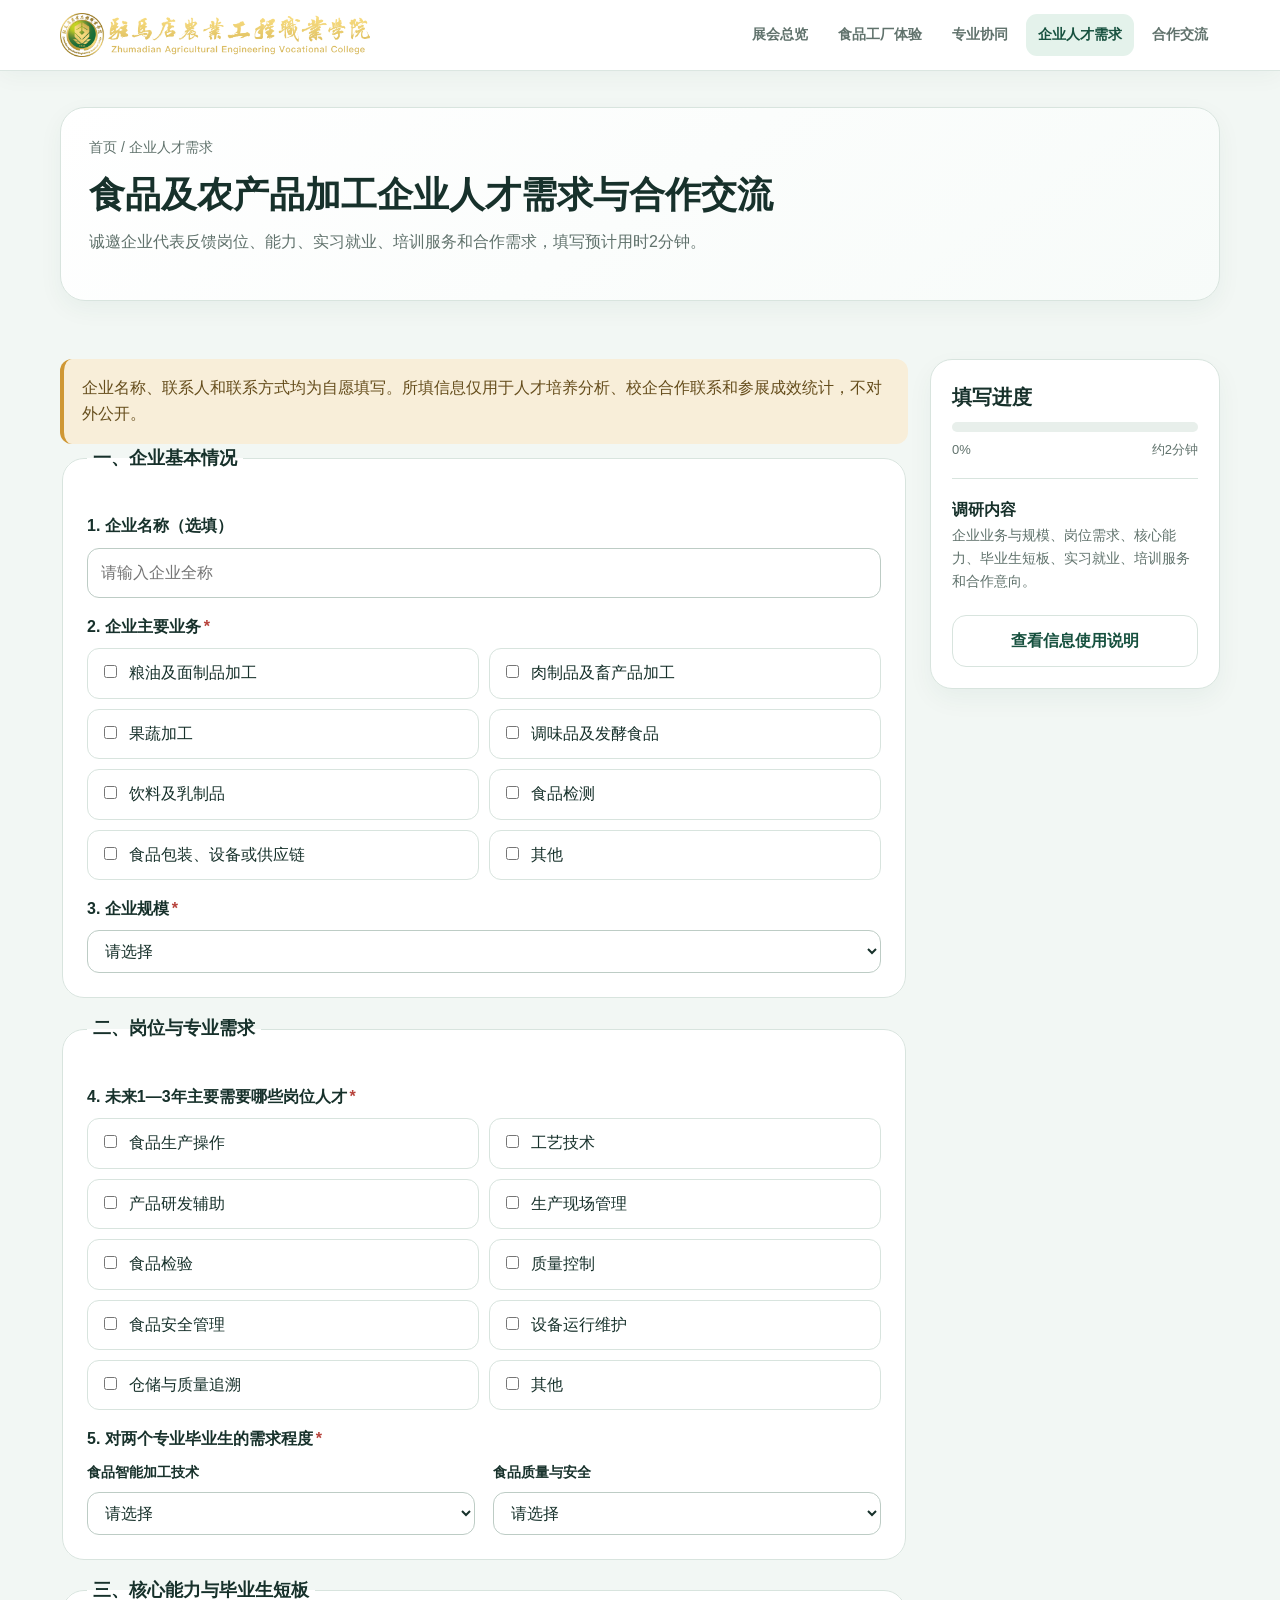
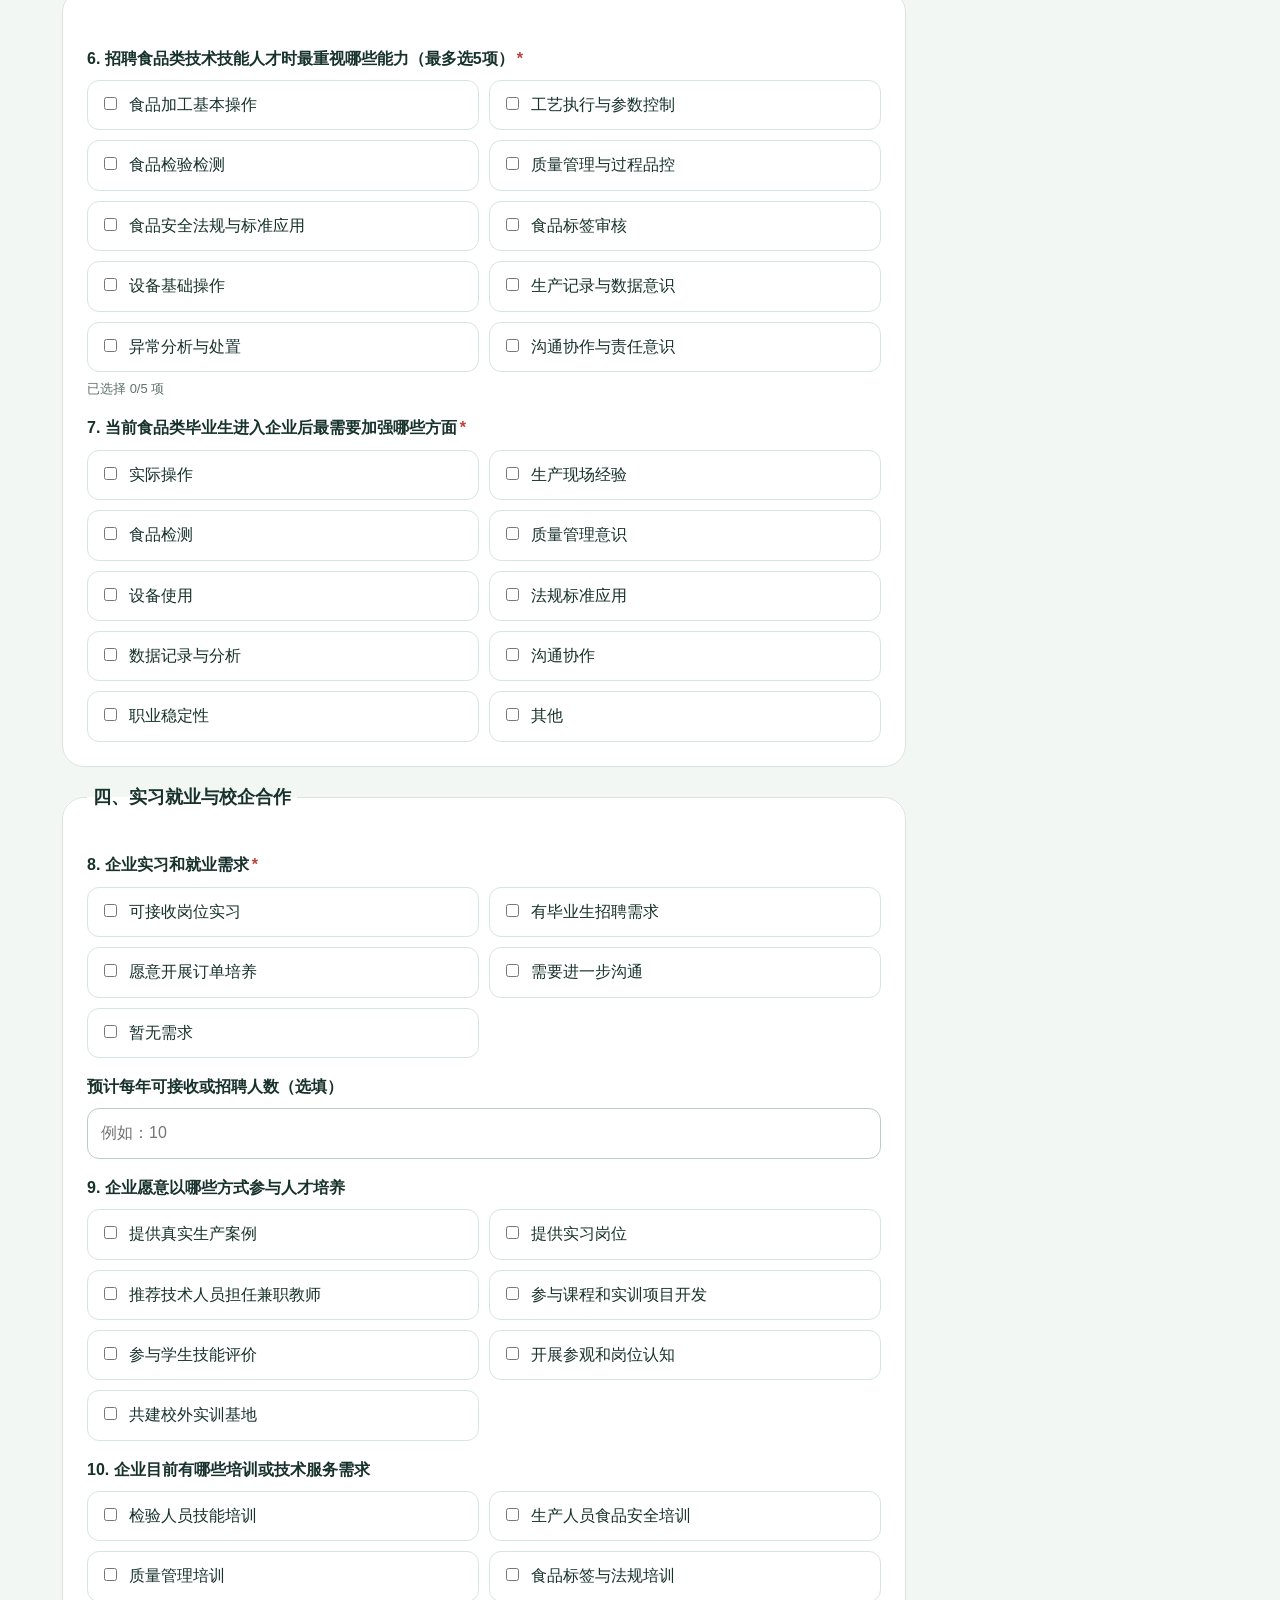
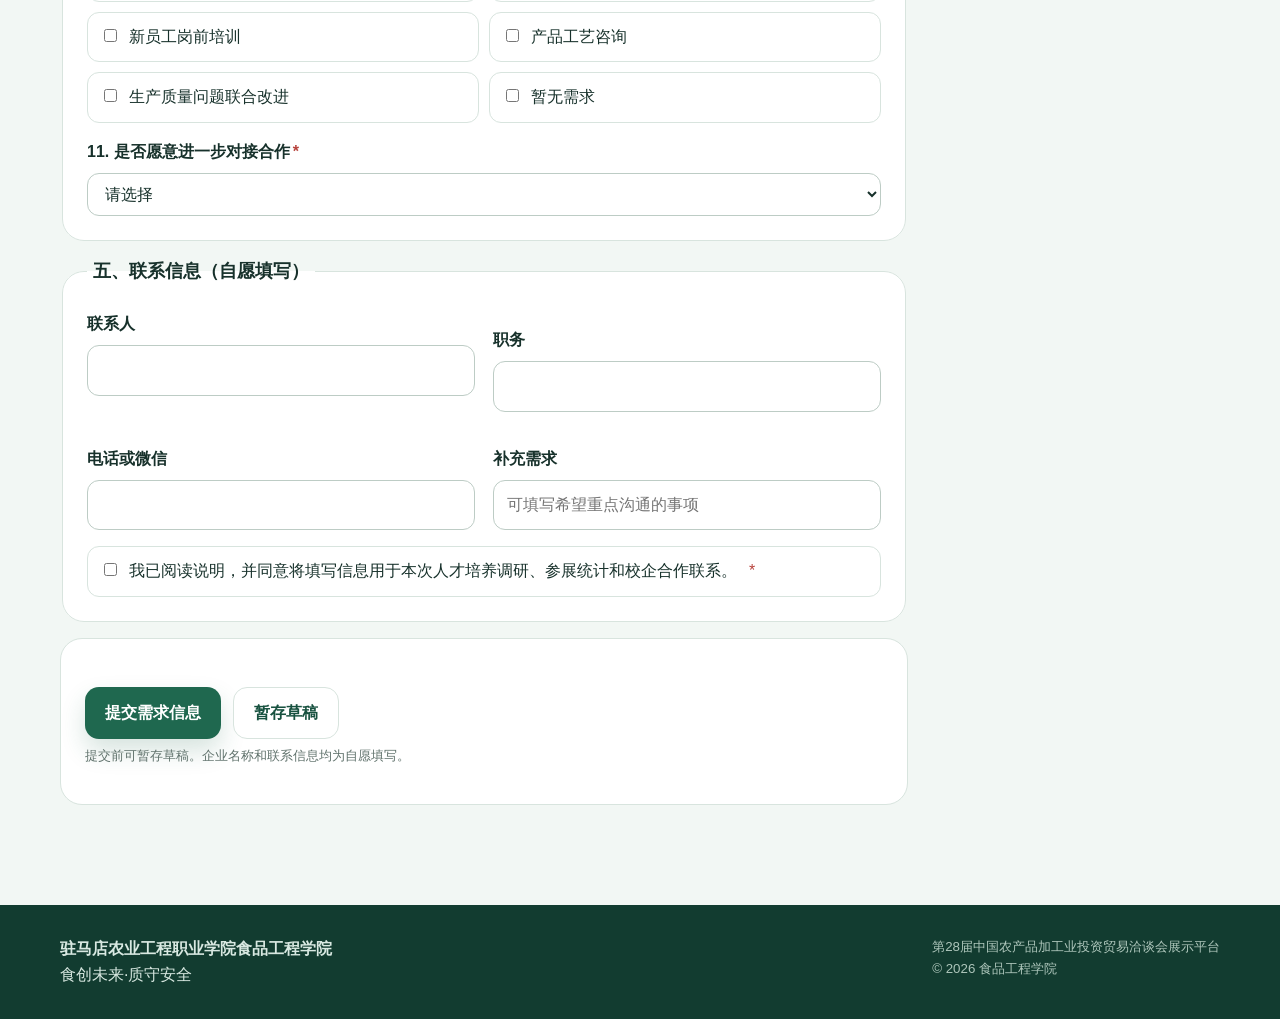
<file: survey.html>
<!doctype html><html lang="zh-CN"><head><meta charset="utf-8"><meta name="viewport" content="width=device-width,initial-scale=1"><meta name="theme-color" content="#1f4d3f"><meta name="description" content="驻马店农业工程职业学院食品工程学院农洽会互动平台"><link rel="manifest" href="manifest.webmanifest"><link rel="stylesheet" href="assets/styles.css"><title>企业人才需求与合作交流</title></head><body class="app-shell">
<header class="site-header"><div class="container header-inner"><a class="brand" href="index.html" aria-label="返回展会总览"><img src="assets/school-logo.png" alt="驻马店农业工程职业学院"></a><button class="menu-btn" type="button" aria-label="打开导航">菜单</button><nav class="nav" aria-label="主导航"><a href="index.html">展会总览</a><a href="challenge.html">食品工厂体验</a><a href="majors.html">专业协同</a><a href="survey.html">企业人才需求</a><a href="cooperation.html">合作交流</a></nav></div></header>
<main><section class="page-title"><div class="container"><div class="inner"><div class="breadcrumb"><a href="index.html">首页</a> / 企业人才需求</div><h1 style="font-size:36px">食品及农产品加工企业人才需求与合作交流</h1><p class="muted">诚邀企业代表反馈岗位、能力、实习就业、培训服务和合作需求，填写预计用时2分钟。</p></div></div></section>
<section class="section"><div class="container form-shell">
<form id="surveyForm" novalidate>
<div class="notice">企业名称、联系人和联系方式均为自愿填写。所填信息仅用于人才培养分析、校企合作联系和参展成效统计，不对外公开。</div>
<fieldset class="form-card"><legend>一、企业基本情况</legend>
<div class="field"><label class="label" for="company">1. 企业名称（选填）</label><input id="company" name="company" type="text" maxlength="80" placeholder="请输入企业全称"></div>
<div class="field"><label class="label">2. 企业主要业务<span class="required">*</span></label><div class="option-grid" data-required-group="business">
<label class="option"><input type="checkbox" name="business" value="粮油及面制品加工">粮油及面制品加工</label><label class="option"><input type="checkbox" name="business" value="肉制品及畜产品加工">肉制品及畜产品加工</label><label class="option"><input type="checkbox" name="business" value="果蔬加工">果蔬加工</label><label class="option"><input type="checkbox" name="business" value="调味品及发酵食品">调味品及发酵食品</label><label class="option"><input type="checkbox" name="business" value="饮料及乳制品">饮料及乳制品</label><label class="option"><input type="checkbox" name="business" value="食品检测">食品检测</label><label class="option"><input type="checkbox" name="business" value="食品包装、设备或供应链">食品包装、设备或供应链</label><label class="option"><input type="checkbox" name="business" value="其他">其他</label></div><div class="error hidden"></div></div>
<div class="field"><label class="label" for="scale">3. 企业规模<span class="required">*</span></label><select id="scale" name="scale" required><option value="">请选择</option><option>大型</option><option>中型</option><option>小微</option><option>其他</option></select><div class="error hidden"></div></div>
</fieldset>
<fieldset class="form-card"><legend>二、岗位与专业需求</legend>
<div class="field"><label class="label">4. 未来1—3年主要需要哪些岗位人才<span class="required">*</span></label><div class="option-grid" data-required-group="positions">
<label class="option"><input type="checkbox" name="positions" value="食品生产操作">食品生产操作</label><label class="option"><input type="checkbox" name="positions" value="工艺技术">工艺技术</label><label class="option"><input type="checkbox" name="positions" value="产品研发辅助">产品研发辅助</label><label class="option"><input type="checkbox" name="positions" value="生产现场管理">生产现场管理</label><label class="option"><input type="checkbox" name="positions" value="食品检验">食品检验</label><label class="option"><input type="checkbox" name="positions" value="质量控制">质量控制</label><label class="option"><input type="checkbox" name="positions" value="食品安全管理">食品安全管理</label><label class="option"><input type="checkbox" name="positions" value="设备运行维护">设备运行维护</label><label class="option"><input type="checkbox" name="positions" value="仓储与质量追溯">仓储与质量追溯</label><label class="option"><input type="checkbox" name="positions" value="其他">其他</label></div><div class="error hidden"></div></div>
<div class="field"><label class="label">5. 对两个专业毕业生的需求程度<span class="required">*</span></label><div class="grid grid-2">
<div><label class="label" for="needProcessing" style="font-size:14px">食品智能加工技术</label><select id="needProcessing" name="needProcessing" required><option value="">请选择</option><option>需求较大</option><option>有一定需求</option><option>暂时没有需求</option><option>不了解该专业</option></select></div>
<div><label class="label" for="needSafety" style="font-size:14px">食品质量与安全</label><select id="needSafety" name="needSafety" required><option value="">请选择</option><option>需求较大</option><option>有一定需求</option><option>暂时没有需求</option><option>不了解该专业</option></select></div></div><div class="error hidden"></div></div>
</fieldset>
<fieldset class="form-card"><legend>三、核心能力与毕业生短板</legend>
<div class="field"><label class="label">6. 招聘食品类技术技能人才时最重视哪些能力（最多选5项）<span class="required">*</span></label><div class="option-grid" data-required-group="abilities" data-max="5">
<label class="option"><input type="checkbox" name="abilities" value="食品加工基本操作">食品加工基本操作</label><label class="option"><input type="checkbox" name="abilities" value="工艺执行与参数控制">工艺执行与参数控制</label><label class="option"><input type="checkbox" name="abilities" value="食品检验检测">食品检验检测</label><label class="option"><input type="checkbox" name="abilities" value="质量管理与过程品控">质量管理与过程品控</label><label class="option"><input type="checkbox" name="abilities" value="食品安全法规与标准应用">食品安全法规与标准应用</label><label class="option"><input type="checkbox" name="abilities" value="食品标签审核">食品标签审核</label><label class="option"><input type="checkbox" name="abilities" value="设备基础操作">设备基础操作</label><label class="option"><input type="checkbox" name="abilities" value="生产记录与数据意识">生产记录与数据意识</label><label class="option"><input type="checkbox" name="abilities" value="异常分析与处置">异常分析与处置</label><label class="option"><input type="checkbox" name="abilities" value="沟通协作与责任意识">沟通协作与责任意识</label></div><div class="help">已选择 <span id="abilityCount">0</span>/5 项</div><div class="error hidden"></div></div>
<div class="field"><label class="label">7. 当前食品类毕业生进入企业后最需要加强哪些方面<span class="required">*</span></label><div class="option-grid" data-required-group="gaps">
<label class="option"><input type="checkbox" name="gaps" value="实际操作">实际操作</label><label class="option"><input type="checkbox" name="gaps" value="生产现场经验">生产现场经验</label><label class="option"><input type="checkbox" name="gaps" value="食品检测">食品检测</label><label class="option"><input type="checkbox" name="gaps" value="质量管理意识">质量管理意识</label><label class="option"><input type="checkbox" name="gaps" value="设备使用">设备使用</label><label class="option"><input type="checkbox" name="gaps" value="法规标准应用">法规标准应用</label><label class="option"><input type="checkbox" name="gaps" value="数据记录与分析">数据记录与分析</label><label class="option"><input type="checkbox" name="gaps" value="沟通协作">沟通协作</label><label class="option"><input type="checkbox" name="gaps" value="职业稳定性">职业稳定性</label><label class="option"><input type="checkbox" name="gaps" value="其他">其他</label></div><div class="error hidden"></div></div>
</fieldset>
<fieldset class="form-card"><legend>四、实习就业与校企合作</legend>
<div class="field"><label class="label">8. 企业实习和就业需求<span class="required">*</span></label><div class="option-grid" data-required-group="employment">
<label class="option"><input type="checkbox" name="employment" value="可接收岗位实习">可接收岗位实习</label><label class="option"><input type="checkbox" name="employment" value="有毕业生招聘需求">有毕业生招聘需求</label><label class="option"><input type="checkbox" name="employment" value="愿意开展订单培养">愿意开展订单培养</label><label class="option"><input type="checkbox" name="employment" value="需要进一步沟通">需要进一步沟通</label><label class="option"><input type="checkbox" name="employment" value="暂无需求">暂无需求</label></div><div class="error hidden"></div></div>
<div class="field"><label class="label" for="annualCount">预计每年可接收或招聘人数（选填）</label><input id="annualCount" name="annualCount" type="number" min="0" max="9999" placeholder="例如：10"></div>
<div class="field"><label class="label">9. 企业愿意以哪些方式参与人才培养</label><div class="option-grid"><label class="option"><input type="checkbox" name="participation" value="提供真实生产案例">提供真实生产案例</label><label class="option"><input type="checkbox" name="participation" value="提供实习岗位">提供实习岗位</label><label class="option"><input type="checkbox" name="participation" value="推荐技术人员担任兼职教师">推荐技术人员担任兼职教师</label><label class="option"><input type="checkbox" name="participation" value="参与课程和实训项目开发">参与课程和实训项目开发</label><label class="option"><input type="checkbox" name="participation" value="参与学生技能评价">参与学生技能评价</label><label class="option"><input type="checkbox" name="participation" value="开展参观和岗位认知">开展参观和岗位认知</label><label class="option"><input type="checkbox" name="participation" value="共建校外实训基地">共建校外实训基地</label></div></div>
<div class="field"><label class="label">10. 企业目前有哪些培训或技术服务需求</label><div class="option-grid"><label class="option"><input type="checkbox" name="services" value="检验人员技能培训">检验人员技能培训</label><label class="option"><input type="checkbox" name="services" value="生产人员食品安全培训">生产人员食品安全培训</label><label class="option"><input type="checkbox" name="services" value="质量管理培训">质量管理培训</label><label class="option"><input type="checkbox" name="services" value="食品标签与法规培训">食品标签与法规培训</label><label class="option"><input type="checkbox" name="services" value="新员工岗前培训">新员工岗前培训</label><label class="option"><input type="checkbox" name="services" value="产品工艺咨询">产品工艺咨询</label><label class="option"><input type="checkbox" name="services" value="生产质量问题联合改进">生产质量问题联合改进</label><label class="option"><input type="checkbox" name="services" value="暂无需求">暂无需求</label></div></div>
<div class="field"><label class="label" for="intention">11. 是否愿意进一步对接合作<span class="required">*</span></label><select id="intention" name="intention" required><option value="">请选择</option><option>愿意，近期可以联系</option><option>愿意，后续保持沟通</option><option>暂不确定</option><option>暂无合作需求</option></select><div class="error hidden"></div></div>
</fieldset>
<fieldset class="form-card"><legend>五、联系信息（自愿填写）</legend>
<div class="grid grid-2"><div class="field"><label class="label" for="contact">联系人</label><input id="contact" name="contact" type="text" maxlength="30"></div><div class="field"><label class="label" for="position">职务</label><input id="position" name="position" type="text" maxlength="40"></div><div class="field"><label class="label" for="phone">电话或微信</label><input id="phone" name="phone" type="text" maxlength="40"></div><div class="field"><label class="label" for="remark">补充需求</label><input id="remark" name="remark" type="text" maxlength="120" placeholder="可填写希望重点沟通的事项"></div></div>
<div class="field"><label class="option"><input type="checkbox" id="consent" name="consent" required>我已阅读说明，并同意将填写信息用于本次人才培养调研、参展统计和校企合作联系。<span class="required">*</span></label><div class="error hidden"></div></div>
</fieldset>
<div class="form-card"><div class="button-row"><button class="btn btn-primary" type="submit">提交需求信息</button><button class="btn btn-secondary" type="button" id="saveDraft">暂存草稿</button></div><p class="help">提交前可暂存草稿。企业名称和联系信息均为自愿填写。</p></div>
</form>
<aside class="sticky-card"><h3>填写进度</h3><div class="progress"><span id="progressBar"></span></div><div class="progress-label"><span id="progressText">0%</span><span>约2分钟</span></div><hr style="border:0;border-top:1px solid var(--line);margin:18px 0"><b>调研内容</b><p class="muted" style="font-size:14px">企业业务与规模、岗位需求、核心能力、毕业生短板、实习就业、培训服务和合作意向。</p><a class="btn btn-secondary" href="privacy.html" style="width:100%;margin-top:8px">查看信息使用说明</a></aside>
</div></section></main>
<footer class="site-footer"><div class="container footer-grid"><div><b>驻马店农业工程职业学院食品工程学院</b><div>食创未来·质守安全</div></div><small>第28届中国农产品加工业投资贸易洽谈会展示平台<br>© <span data-year></span> 食品工程学院</small></div></footer><div class="toast" role="status"></div><script src="assets/common.js"></script><script src="assets/survey.js"></script></body></html>
</file>
<file: assets/styles.css>
:root{
  --green-950:#123c30;--green-900:#17513f;--green-800:#1f684f;--green-700:#2d8062;
  --green-100:#e4f2eb;--green-50:#f3f9f6;--gold-700:#8d651d;--gold-500:#cf9734;
  --gold-100:#f8eed9;--blue-600:#2d6f9f;--purple-600:#7356a5;--red-600:#b7423b;
  --ink:#17312b;--muted:#60726c;--line:#d8e4de;--paper:#fff;--bg:#f2f7f4;
  --shadow:0 18px 46px rgba(18,70,54,.11);--radius:22px
}
*{box-sizing:border-box}html{scroll-behavior:smooth;scroll-padding-top:80px}
body{margin:0;background:var(--bg);color:var(--ink);font-family:"Microsoft YaHei","PingFang SC","Noto Sans CJK SC",Arial,sans-serif;line-height:1.65}
a{color:inherit;text-decoration:none}button,input,select,textarea{font:inherit}button{cursor:pointer}img{max-width:100%;display:block}
h1,h2,h3,p{margin-top:0}h1{font-size:clamp(34px,5vw,56px);line-height:1.12;margin:16px 0 14px}h2{font-size:clamp(25px,3vw,35px);line-height:1.25;margin-bottom:10px}h3{font-size:20px;margin-bottom:8px}
.container{width:min(1160px,calc(100% - 32px));margin:0 auto}.muted{color:var(--muted)}.hidden{display:none!important}
.site-header{position:sticky;top:0;z-index:50;background:rgba(255,255,255,.94);backdrop-filter:blur(14px);border-bottom:1px solid rgba(216,228,222,.9);box-shadow:0 5px 22px rgba(18,70,54,.045)}
.header-inner{min-height:70px;display:flex;align-items:center;justify-content:space-between;gap:20px}.brand{display:flex;align-items:center;min-width:0}.brand img{width:310px;max-height:46px;object-fit:contain;object-position:left center}
.nav{display:flex;align-items:center;justify-content:flex-end;gap:6px;flex-wrap:wrap}.nav a{padding:9px 12px;border-radius:11px;color:var(--muted);font-size:14px;font-weight:700}.nav a:hover,.nav a.active{background:var(--green-100);color:var(--green-900)}
.menu-btn{display:none;border:1px solid var(--line);background:#fff;border-radius:12px;padding:8px 12px}
.btn{border:0;border-radius:14px;padding:12px 20px;font-weight:800;display:inline-flex;align-items:center;justify-content:center;gap:8px;min-height:48px;transition:.18s ease}.btn:hover{transform:translateY(-1px)}
.btn-primary{background:var(--green-800);color:#fff;box-shadow:0 12px 24px rgba(31,104,79,.18)}.btn-primary:hover{background:var(--green-900)}.btn-secondary{background:#fff;border:1px solid var(--line);color:var(--green-900)}.btn-secondary:hover{background:var(--green-50)}.btn-gold{background:var(--gold-500);color:#fff}.btn-danger{background:#fff0ef;color:var(--red-600);border:1px solid #efc8c4}
.button-row{display:flex;gap:12px;flex-wrap:wrap;margin-top:24px}.section{padding:42px 0}.section-head,.app-section-title{display:flex;align-items:flex-end;justify-content:space-between;gap:22px;margin-bottom:22px}.section-head p,.app-section-title p{margin:0;color:var(--muted);max-width:760px}.app-section-title .kicker{font-size:13px;font-weight:900;color:var(--green-700);letter-spacing:.12em;margin-bottom:6px}.app-section-title h2{margin-bottom:0}
.grid{display:grid;gap:18px}.grid-2{grid-template-columns:repeat(2,minmax(0,1fr))}.grid-3{grid-template-columns:repeat(3,minmax(0,1fr))}.grid-4{grid-template-columns:repeat(4,minmax(0,1fr))}
.card{background:var(--paper);border:1px solid var(--line);border-radius:var(--radius);padding:24px;box-shadow:0 8px 25px rgba(18,70,54,.045)}.card-link{transition:.18s ease}.card-link:hover{transform:translateY(-3px);border-color:#9cc8b5;box-shadow:var(--shadow)}
.icon{width:50px;height:50px;border-radius:16px;display:grid;place-items:center;background:var(--green-100);font-size:24px;margin-bottom:15px}.tags{display:flex;gap:8px;flex-wrap:wrap;margin-top:14px}.tag{font-size:13px;padding:5px 10px;border:1px solid var(--line);border-radius:999px;background:#fff}.badge{display:inline-block;padding:5px 10px;border-radius:999px;background:var(--green-100);color:var(--green-900);font-size:12px;font-weight:900}.notice{padding:16px 18px;border-left:4px solid var(--gold-500);background:var(--gold-100);border-radius:12px;color:#654d1c}.banner{border:1px solid #e4d4ae;background:linear-gradient(135deg,#fffaf0,#f8eed8);border-radius:var(--radius);padding:26px}
/* Cover */
.app-cover{position:relative;min-height:calc(100svh - 70px);display:flex;align-items:center;overflow:hidden;background:radial-gradient(circle at 86% 16%,rgba(207,151,52,.23),transparent 27%),radial-gradient(circle at 8% 82%,rgba(45,111,159,.15),transparent 30%),linear-gradient(145deg,#fbfdfc 0%,#e6f3ec 55%,#faf0dd 120%)}
.app-cover:before,.app-cover:after{content:"";position:absolute;border-radius:50%;pointer-events:none}.app-cover:before{width:520px;height:520px;right:-240px;bottom:-285px;border:76px solid rgba(23,81,63,.07)}.app-cover:after{width:260px;height:260px;left:-150px;top:9%;border:48px solid rgba(45,111,159,.065)}
.cover-inner{position:relative;z-index:1;display:grid;grid-template-columns:minmax(0,1.16fr) minmax(300px,.84fr);gap:54px;align-items:center;padding:52px 0 72px}.cover-copy{max-width:730px}.cover-event{display:inline-flex;align-items:center;gap:8px;padding:7px 13px;border-radius:999px;background:rgba(255,255,255,.78);border:1px solid rgba(23,81,63,.14);font-size:14px;font-weight:900;color:var(--green-950)}.cover-title{font-size:clamp(48px,7.4vw,88px);letter-spacing:.03em;margin:22px 0 12px;line-height:1.02;color:var(--green-950)}.cover-subtitle{font-size:clamp(20px,2.7vw,30px);font-weight:900;margin-bottom:14px;color:var(--green-800)}.cover-lead{font-size:18px;line-height:1.9;color:#48665d;max-width:680px}.cover-actions{display:flex;gap:12px;flex-wrap:wrap;margin-top:28px}.cover-actions .btn{min-width:178px;min-height:52px;border-radius:16px}.cover-stats{display:grid;grid-template-columns:repeat(3,1fr);gap:12px;margin-top:30px;max-width:630px}.cover-stat{background:rgba(255,255,255,.72);border:1px solid rgba(23,81,63,.12);border-radius:18px;padding:14px 15px;backdrop-filter:blur(8px)}.cover-stat strong{display:block;font-size:23px;color:var(--green-950)}.cover-stat span{font-size:13px;color:#60726c}
.cover-phone{position:relative;width:min(100%,390px);justify-self:end;padding:18px;border-radius:38px;background:rgba(255,255,255,.64);border:1px solid rgba(255,255,255,.92);box-shadow:var(--shadow);backdrop-filter:blur(18px)}.cover-phone:before{content:"";position:absolute;width:84px;height:7px;border-radius:999px;background:#dce8e2;top:9px;left:50%;transform:translateX(-50%)}.phone-screen{background:#fff;border:1px solid #dce8e2;border-radius:27px;padding:26px 20px 20px;min-height:485px;display:flex;flex-direction:column}.phone-head{display:flex;align-items:center;justify-content:space-between;margin-bottom:22px}.phone-head b{font-size:15px}.phone-head span{font-size:12px;color:#70837b}.phone-score{border-radius:22px;padding:22px;background:linear-gradient(145deg,var(--green-950),var(--green-700));color:#fff;box-shadow:0 14px 30px rgba(23,81,63,.2)}.phone-score small{opacity:.78}.phone-score strong{display:block;font-size:43px;line-height:1.1;margin:8px 0}.phone-score p{font-size:13px;margin:0;opacity:.9}.phone-module-list{display:grid;gap:11px;margin-top:16px}.phone-module{display:grid;grid-template-columns:44px 1fr auto;gap:11px;align-items:center;border:1px solid #e2ebe6;border-radius:17px;padding:12px;background:#fbfdfc}.phone-module i{width:44px;height:44px;border-radius:14px;display:grid;place-items:center;font-style:normal;font-size:20px;background:var(--green-100)}.phone-module b{font-size:14px;display:block}.phone-module small{font-size:12px;color:#71827b}.phone-module em{font-style:normal;font-weight:900;color:var(--green-700)}.cover-scroll{position:absolute;z-index:2;bottom:18px;left:50%;transform:translateX(-50%);font-size:13px;color:#5f746c;display:flex;flex-direction:column;align-items:center;gap:3px}.cover-scroll:after{content:"↓";font-size:20px}
/* Home app modules */
.app-module-grid{display:grid;grid-template-columns:1.15fr .85fr;grid-template-areas:"challenge majors" "challenge enterprise";gap:18px}.app-module{position:relative;overflow:hidden;border:1px solid var(--line);border-radius:26px;padding:27px;background:#fff;box-shadow:0 10px 28px rgba(18,70,54,.055);transition:.18s ease}.app-module:hover{transform:translateY(-4px);box-shadow:var(--shadow);border-color:#a8cdbd}.app-module.challenge{grid-area:challenge;min-height:430px;background:linear-gradient(150deg,#123f32,#1d6e53);color:#fff;border-color:transparent;display:flex;flex-direction:column;justify-content:space-between}.app-module.majors{grid-area:majors}.app-module.enterprise{grid-area:enterprise}.app-module.challenge:after{content:"100";position:absolute;right:-18px;bottom:-56px;font-weight:900;font-size:180px;line-height:1;color:rgba(255,255,255,.055)}.app-module-icon{width:56px;height:56px;border-radius:18px;display:grid;place-items:center;font-size:27px;background:var(--green-100);margin-bottom:20px}.app-module.challenge .app-module-icon{background:rgba(255,255,255,.14)}.app-module h3{font-size:26px;margin-bottom:10px}.app-module.challenge h3{font-size:35px}.app-module p{line-height:1.8}.app-module.challenge p{color:rgba(255,255,255,.78);max-width:520px}.app-module-arrow{display:inline-flex;align-items:center;gap:8px;margin-top:20px;font-weight:900;color:var(--green-700)}.app-module.challenge .app-module-arrow{color:#fff}.app-challenge-formula{position:relative;z-index:1;display:grid;grid-template-columns:repeat(3,1fr);gap:10px;margin:24px 0}.app-challenge-formula div{border:1px solid rgba(255,255,255,.16);border-radius:16px;padding:14px;background:rgba(255,255,255,.08)}.app-challenge-formula strong{font-size:23px;display:block}.app-challenge-formula span{font-size:12px;color:rgba(255,255,255,.7)}
.app-service-grid{display:grid;grid-template-columns:repeat(2,1fr);gap:18px;margin-top:18px}.app-service-card{border:1px solid var(--line);border-radius:23px;padding:24px;background:#fff;display:flex;align-items:flex-start;gap:17px;transition:.18s ease}.app-service-card:hover{transform:translateY(-3px);box-shadow:var(--shadow)}.app-service-card .app-module-icon{flex:0 0 auto;margin:0}.app-service-card h3{margin:2px 0 7px}.app-service-card p{margin:0;color:var(--muted)}
.app-route{display:grid;grid-template-columns:repeat(7,1fr);gap:10px}.app-route-step{background:#fff;border:1px solid var(--line);border-radius:18px;padding:18px 10px;text-align:center;min-height:132px}.app-route-step span{display:grid;place-items:center;width:39px;height:39px;border-radius:13px;background:var(--green-100);margin:0 auto 10px;font-size:20px}.app-route-step b{display:block;font-size:14px}.app-route-step small{display:block;color:var(--muted);margin-top:5px}.visitor-paths{display:grid;grid-template-columns:repeat(3,1fr);gap:16px}.visitor-path{background:#fff;border:1px solid var(--line);border-radius:22px;padding:22px}.visitor-path .path-number{font-size:12px;color:var(--green-700);font-weight:900}.visitor-path h3{margin-top:8px}.visitor-path p{color:var(--muted);margin-bottom:0}
/* Pages/forms */
.page-title{padding:36px 0 16px}.page-title .inner{background:linear-gradient(145deg,#fff,#f7fbf9);border:1px solid var(--line);border-radius:25px;padding:28px;box-shadow:0 8px 25px rgba(18,70,54,.05)}.breadcrumb{font-size:14px;color:var(--muted);margin-bottom:8px}.lead{font-size:18px;color:var(--muted);max-width:780px}.form-shell{display:grid;grid-template-columns:minmax(0,1fr) 290px;gap:22px;align-items:start}.form-card{background:#fff;border:1px solid var(--line);border-radius:22px;padding:24px;margin-bottom:16px}.form-card legend{font-weight:900;font-size:18px;padding:0 6px}.field{margin-top:16px}.field:first-child{margin-top:0}label.label{font-weight:800;display:block;margin-bottom:8px}.required{color:var(--red-600);margin-left:3px}.help{font-size:13px;color:var(--muted);margin-top:6px}input[type=text],input[type=tel],input[type=number],select,textarea{width:100%;border:1px solid #bdccc5;border-radius:12px;padding:11px 13px;background:#fff;color:var(--ink);outline:none}input:focus,select:focus,textarea:focus{border-color:var(--green-700);box-shadow:0 0 0 3px rgba(45,128,98,.12)}textarea{min-height:112px;resize:vertical}.option-grid{display:grid;grid-template-columns:repeat(2,minmax(0,1fr));gap:10px}.option{border:1px solid var(--line);border-radius:12px;padding:11px 12px;display:flex;align-items:flex-start;gap:9px;background:#fff}.option:hover{border-color:#9bc5b2;background:var(--green-50)}.option input{margin-top:5px}.sticky-card{position:sticky;top:92px;background:#fff;border:1px solid var(--line);border-radius:22px;padding:21px;box-shadow:0 10px 26px rgba(18,70,54,.05)}.progress{height:10px;background:#e8efeb;border-radius:999px;overflow:hidden}.progress>span{display:block;height:100%;width:0;background:var(--green-700);transition:.2s}.progress-label{display:flex;justify-content:space-between;gap:15px;font-size:13px;color:var(--muted);margin-top:7px}.error{color:var(--red-600);font-size:13px;margin-top:6px}.invalid{border-color:var(--red-600)!important;background:#fff7f6!important}.success-box{max-width:760px;margin:42px auto;background:#fff;border:1px solid var(--line);border-radius:28px;padding:38px;text-align:center;box-shadow:var(--shadow)}.success-icon{width:76px;height:76px;border-radius:50%;background:var(--green-100);display:grid;place-items:center;margin:0 auto 18px;font-size:34px}.receipt{margin:20px 0;padding:16px;border:1px dashed #91b9a6;border-radius:14px;background:var(--green-50);font-family:ui-monospace,SFMono-Regular,Menlo,monospace}.major-card{position:relative;overflow:hidden}.major-card:after{content:"";position:absolute;right:-45px;bottom:-55px;width:150px;height:150px;border-radius:50%;background:var(--green-100);opacity:.7}.timeline{border-left:3px solid var(--green-100);padding-left:20px}.timeline-item{position:relative;margin-bottom:20px}.timeline-item:before{content:"";position:absolute;width:12px;height:12px;background:var(--green-700);border:3px solid #fff;box-shadow:0 0 0 2px var(--green-100);border-radius:50%;left:-27px;top:6px}
/* Challenge */
.challenge-page .page-title{padding-bottom:8px}.challenge-layout{display:grid;grid-template-columns:minmax(0,1fr) 300px;gap:22px;align-items:start}.challenge-page #challengeBox{border-radius:28px;padding:26px;min-height:560px}.challenge-topline{display:flex;justify-content:space-between;gap:12px;align-items:center;flex-wrap:wrap;padding-bottom:14px;border-bottom:1px solid var(--line)}.stepper{display:flex;gap:7px;margin:16px 0 22px}.step{flex:1;height:8px;border-radius:999px;background:#dfe8e3}.step.active,.step.done{background:var(--green-700)}.module-processing{background:#e8f3ff;color:#245d87}.module-quality{background:#fff1e1;color:#8a5d16}.module-joint{background:#eee9fb;color:#5a3f8b}
.challenge-module-grid{display:grid;grid-template-columns:repeat(3,1fr);gap:14px;margin:22px 0}.challenge-module-card{border:1px solid var(--line);border-radius:20px;padding:20px;background:#fff}.challenge-module-card.processing{border-top:5px solid var(--blue-600)}.challenge-module-card.quality{border-top:5px solid var(--gold-500)}.challenge-module-card.joint{border-top:5px solid var(--purple-600)}.challenge-module-card strong{font-size:30px;display:block;margin:8px 0;color:var(--green-950)}.challenge-module-card small{color:var(--muted)}.challenge-total{display:flex;align-items:center;justify-content:space-between;gap:20px;border-radius:20px;padding:20px;background:linear-gradient(145deg,var(--green-950),var(--green-700));color:#fff;margin-top:18px}.challenge-total strong{font-size:38px}.challenge-total span{opacity:.82}
.mini-score{border:1px solid var(--line);border-radius:14px;padding:12px;margin:10px 0;display:flex;flex-direction:column}.mini-score.processing{border-left:5px solid var(--blue-600)}.mini-score.quality{border-left:5px solid var(--gold-500)}.mini-score.joint{border-left:5px solid var(--purple-600)}.score-guide-total{margin:15px 0;border-radius:17px;padding:16px;background:var(--green-950);color:#fff;text-align:center}.score-guide-total strong{font-size:32px;display:block}.score-guide-total span{font-size:13px;opacity:.78}
.question-meta{display:flex;gap:8px;flex-wrap:wrap;margin-bottom:12px}.question-card{padding-top:6px}.question-card h2{font-size:clamp(25px,3vw,34px);margin-top:15px}.question-stem{font-size:17px;line-height:1.85;color:#435f56}.choice-grid{display:grid;grid-template-columns:repeat(2,1fr);gap:12px;margin-top:16px}.choice{border:1px solid var(--line);border-radius:15px;padding:15px;background:#fff;text-align:left;display:flex;align-items:flex-start;gap:12px;min-height:68px;transition:.16s ease}.choice:hover,.choice.selected{border-color:var(--green-700);background:var(--green-50)}.choice:disabled{cursor:default}.option-letter,.option-check{width:28px;height:28px;flex:0 0 28px;border-radius:9px;display:grid;place-items:center;background:var(--green-100);color:var(--green-700);font-weight:900}.choice.selected .option-letter,.choice.selected .option-check{background:var(--green-700);color:#fff}.choice.compact{min-height:0;padding:11px 13px}.order-zone{border:1px dashed #a9beb4;border-radius:17px;padding:16px;background:#fbfdfc;margin-top:16px}.order-title{font-weight:900;margin-bottom:10px}.order-selected,.order-pool{display:flex;gap:9px;flex-wrap:wrap}.order-pool{margin-top:14px}.order-chip{border:0;border-radius:12px;padding:9px 12px;background:var(--green-100);color:var(--green-950)}.order-chip b{display:inline-grid;place-items:center;width:22px;height:22px;border-radius:7px;background:var(--green-700);color:#fff;margin-right:7px}.text-btn{border:0;background:transparent;color:var(--green-700);font-weight:800;padding:10px 0}
.answer-feedback{display:grid;grid-template-columns:100px 1fr;gap:18px;border:1px solid #b9d7c9;background:#eff8f3;border-radius:20px;padding:18px;margin-top:20px}.answer-feedback.critical{border-color:#ecc2bd;background:#fff4f2}.feedback-score{text-align:center}.feedback-score strong{font-size:39px;color:var(--green-800);display:block}.feedback-score span{font-size:13px;color:var(--muted)}.redline-note{color:var(--red-600);font-weight:700}.report-head{text-align:center;padding:10px 0 20px}.total-score-card{display:grid;grid-template-columns:auto 1fr;gap:20px;align-items:center;border-radius:24px;padding:24px;background:linear-gradient(145deg,var(--green-950),var(--green-700));color:#fff;margin-bottom:18px}.total-score-number{font-size:66px;font-weight:900;line-height:1}.total-score-number small{font-size:20px;font-weight:600;opacity:.75}.total-score-card h3{margin:0 0 5px;font-size:25px}.total-score-card p{margin:0;color:rgba(255,255,255,.76)}.result-module-grid{display:grid;grid-template-columns:repeat(3,1fr);gap:14px}.result-module{border:1px solid var(--line);border-radius:21px;padding:20px;background:#fff}.result-module.processing{border-top:5px solid var(--blue-600)}.result-module.quality{border-top:5px solid var(--gold-500)}.result-module.joint{border-top:5px solid var(--purple-600)}.result-module .big-score{font-size:40px;font-weight:900;color:var(--green-950)}.result-module .big-score small{font-size:15px;color:var(--muted)}.dimension-row{display:flex;justify-content:space-between;gap:12px;padding:9px 0;border-top:1px solid #edf2ef;font-size:14px}.dimension-row:first-of-type{margin-top:12px}.release-box{margin-top:16px;border-radius:19px;padding:18px;border:1px solid #b9d7c9;background:#eff8f3}.release-box.critical{border-color:#ecc2bd;background:#fff4f2}.release-box h3{margin-bottom:5px}.release-box p{margin:0;color:var(--muted)}.answer-details{margin-top:16px;border:1px solid var(--line);border-radius:18px;background:#fff;overflow:hidden}.answer-details summary{padding:16px 18px;font-weight:900;cursor:pointer}.detail-row{display:flex;align-items:flex-start;justify-content:space-between;gap:18px;padding:13px 18px;border-top:1px solid var(--line)}.detail-row span{display:block;color:var(--muted);font-size:13px;margin-top:3px}.detail-row strong{white-space:nowrap;color:var(--green-700)}
/* admin/footer */
.table-wrap{overflow:auto;border:1px solid var(--line);border-radius:16px;background:#fff}table{width:100%;border-collapse:collapse;min-width:700px}th,td{padding:12px 14px;border-bottom:1px solid var(--line);text-align:left;vertical-align:top;font-size:14px}th{background:var(--green-50);color:var(--green-950);position:sticky;top:0}.dashboard-actions{display:flex;gap:10px;flex-wrap:wrap;margin-bottom:18px}.empty{padding:30px;text-align:center;color:var(--muted)}.site-footer{margin-top:42px;background:var(--green-950);color:#d8e8e1;padding:31px 0}.site-footer small{color:#aec6bb}.footer-grid{display:flex;justify-content:space-between;gap:24px;align-items:flex-start}.toast{position:fixed;right:18px;bottom:18px;background:var(--green-950);color:#fff;padding:12px 16px;border-radius:12px;box-shadow:var(--shadow);z-index:90;opacity:0;transform:translateY(12px);pointer-events:none;transition:.2s}.toast.show{opacity:1;transform:translateY(0)}.app-bottom-nav{display:none}
@media(max-width:920px){.nav{display:none;position:absolute;left:16px;right:16px;top:64px;background:#fff;border:1px solid var(--line);border-radius:16px;padding:10px;box-shadow:var(--shadow)}.nav.open{display:grid}.menu-btn{display:block}.brand img{width:245px}.cover-inner{grid-template-columns:1fr;gap:30px;padding-top:42px}.cover-phone{justify-self:center;width:min(88%,390px)}.app-module-grid{grid-template-columns:1fr;grid-template-areas:"challenge" "majors" "enterprise"}.app-module.challenge{min-height:390px}.app-route{grid-template-columns:repeat(4,1fr)}.visitor-paths{grid-template-columns:1fr}.grid-3{grid-template-columns:1fr}.grid-4{grid-template-columns:repeat(2,1fr)}.form-shell,.challenge-layout{grid-template-columns:1fr}.sticky-card{position:static}.challenge-module-grid,.result-module-grid{grid-template-columns:1fr}.app-bottom-nav{position:fixed;z-index:80;display:grid;grid-template-columns:repeat(4,1fr);left:12px;right:12px;bottom:10px;height:66px;padding:7px;border-radius:20px;background:rgba(255,255,255,.94);border:1px solid rgba(23,81,63,.14);box-shadow:0 18px 42px rgba(18,70,54,.22);backdrop-filter:blur(16px)}.app-bottom-nav a{display:flex;flex-direction:column;align-items:center;justify-content:center;gap:2px;border-radius:14px;color:#6b7e77;font-size:11px;font-weight:800}.app-bottom-nav a span:first-child{font-size:19px;line-height:1}.app-bottom-nav a.active{background:var(--green-100);color:var(--green-950)}body.app-shell{padding-bottom:82px}body.app-shell .site-footer{margin-bottom:-82px;padding-bottom:108px}}
@media(max-width:620px){.container{width:min(100% - 22px,1160px)}.header-inner{min-height:62px;justify-content:center}.brand img{width:235px;max-height:40px}.site-header .nav,.site-header .menu-btn{display:none!important}.app-cover{min-height:calc(100svh - 62px)}.cover-inner{padding:34px 0 62px}.cover-title{font-size:49px}.cover-subtitle{font-size:21px}.cover-lead{font-size:15px;line-height:1.75}.cover-phone{display:none}.cover-stats{grid-template-columns:repeat(3,1fr);gap:7px}.cover-stat{padding:11px 9px}.cover-stat strong{font-size:18px}.cover-stat span{font-size:11px}.cover-actions{display:grid;grid-template-columns:1fr}.cover-actions .btn{width:100%}.section{padding:29px 0}.section-head,.app-section-title{display:block}.section-head p,.app-section-title p{margin-top:8px}.grid-2,.grid-4,.option-grid,.choice-grid{grid-template-columns:1fr}.app-module{padding:21px}.app-module.challenge{min-height:360px}.app-module.challenge h3{font-size:29px}.app-challenge-formula{gap:7px}.app-challenge-formula div{padding:11px 8px}.app-challenge-formula strong{font-size:20px}.app-service-grid{grid-template-columns:1fr}.app-service-card{padding:20px}.app-route{display:flex;overflow-x:auto;padding-bottom:7px;scroll-snap-type:x mandatory}.app-route-step{flex:0 0 132px;scroll-snap-align:start}.page-title{padding-top:20px}.page-title .inner{padding:20px}.challenge-page #challengeBox{padding:19px;min-height:500px}.challenge-module-grid{gap:10px}.challenge-total{padding:17px}.challenge-total strong{font-size:31px}.answer-feedback{grid-template-columns:1fr}.feedback-score{text-align:left}.total-score-card{grid-template-columns:1fr;text-align:center}.total-score-number{font-size:58px}.detail-row{padding:12px 14px}.footer-grid{flex-direction:column}.btn{width:100%}}
@media print{.site-header,.site-footer,.app-bottom-nav,.no-print,.btn{display:none!important}body{background:#fff}.card,.form-card,.success-box{box-shadow:none}}
</file>
